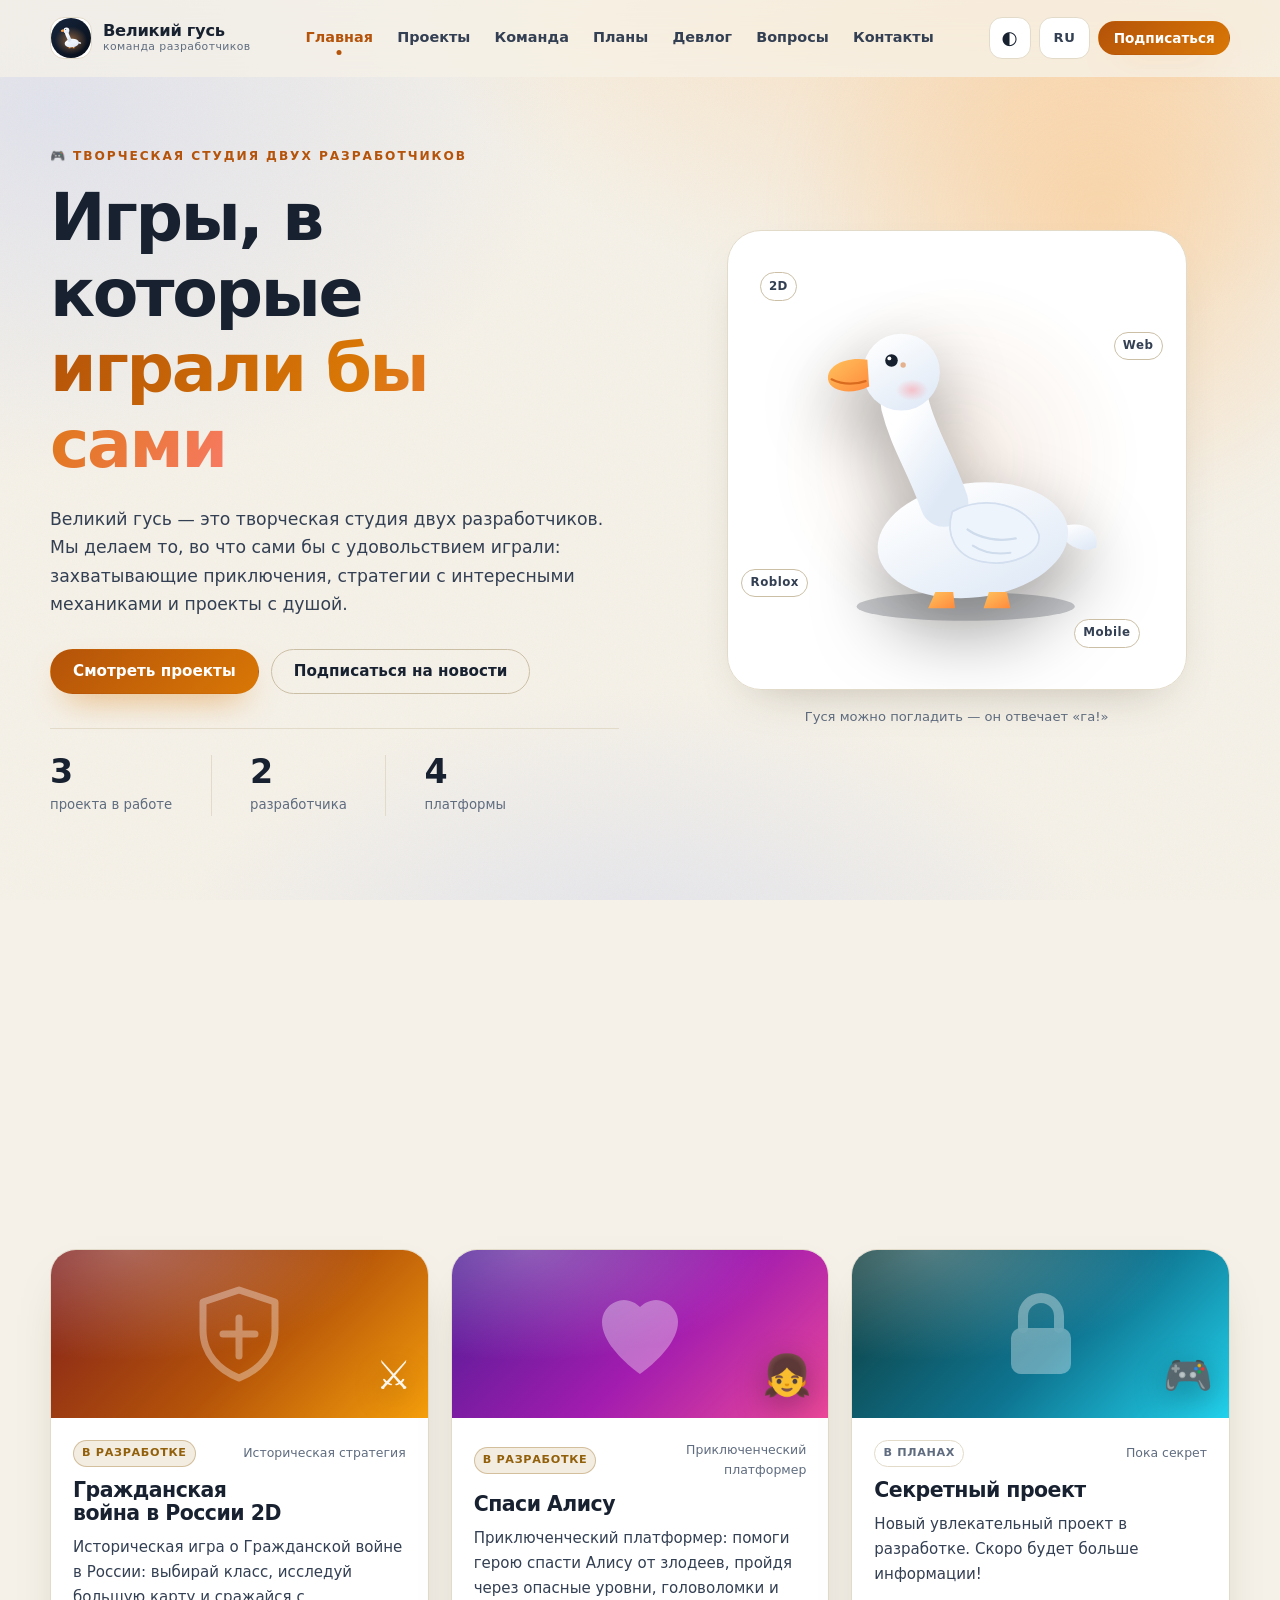
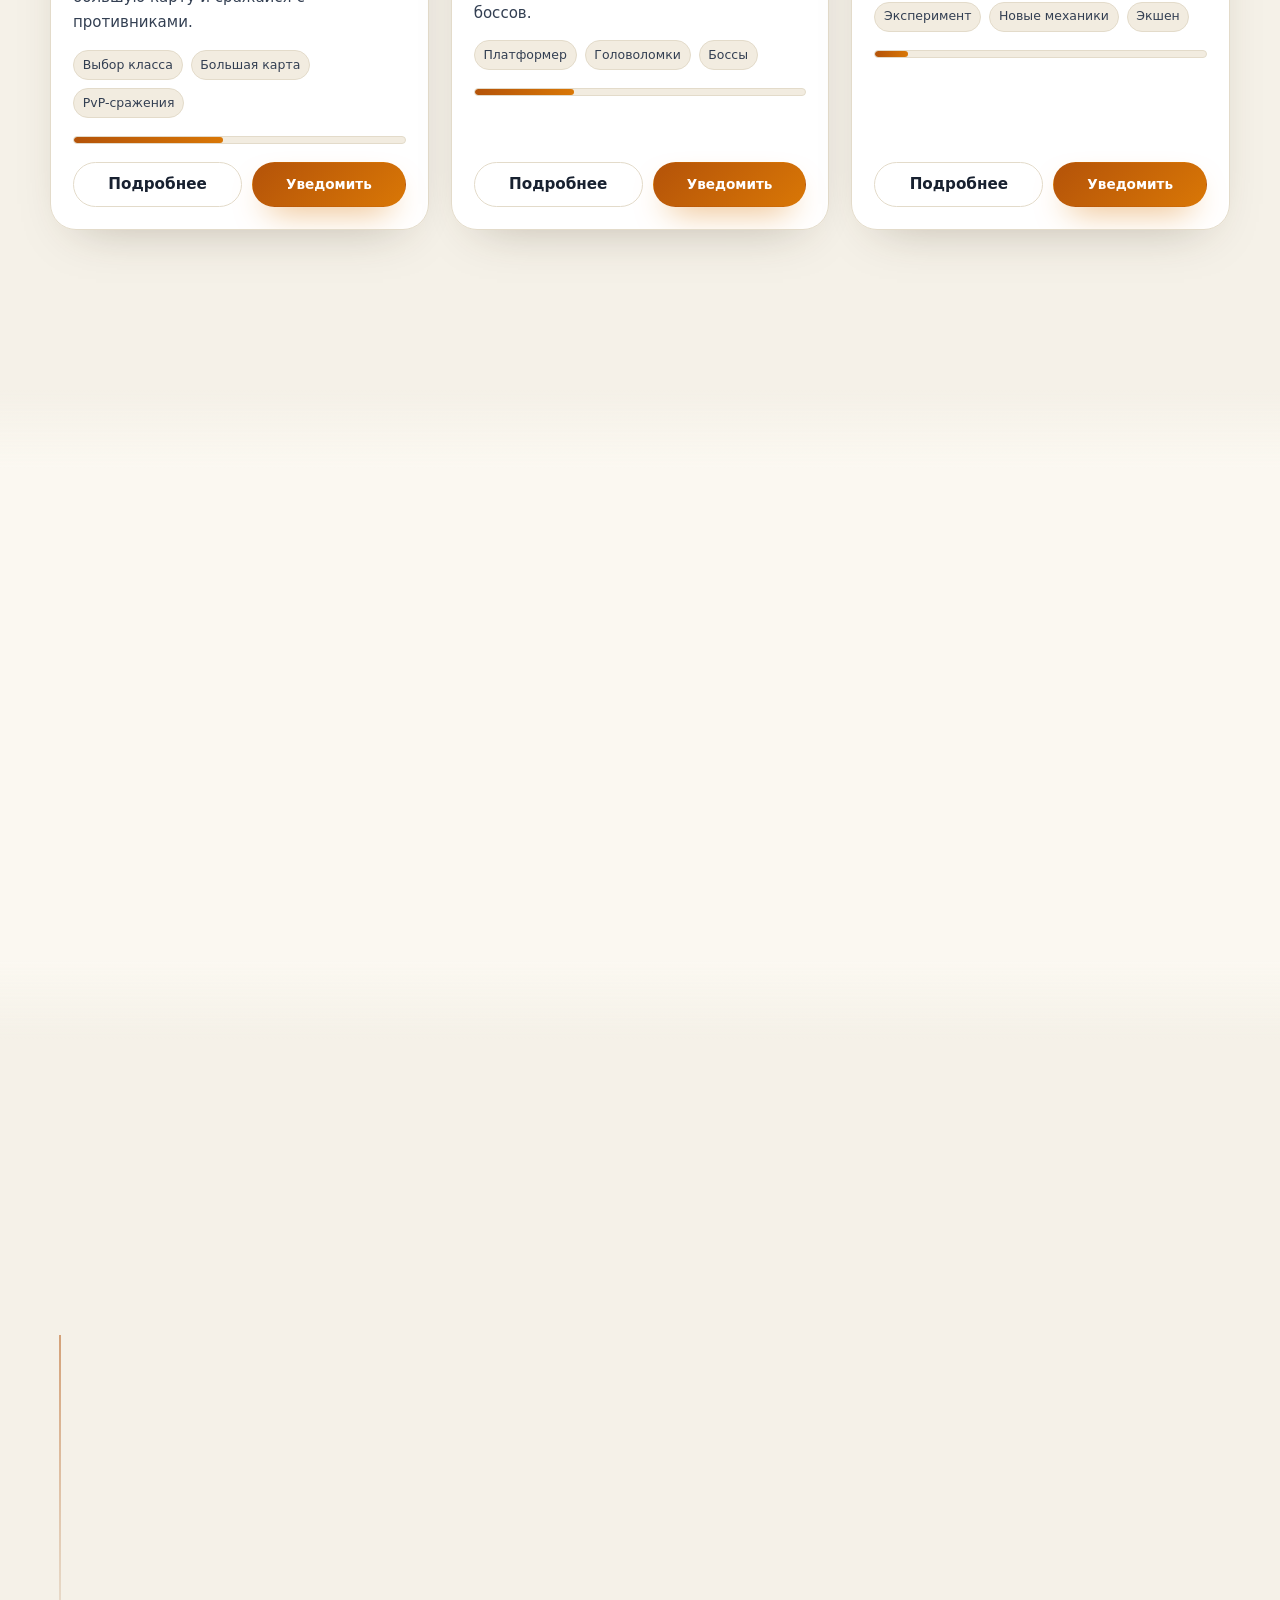
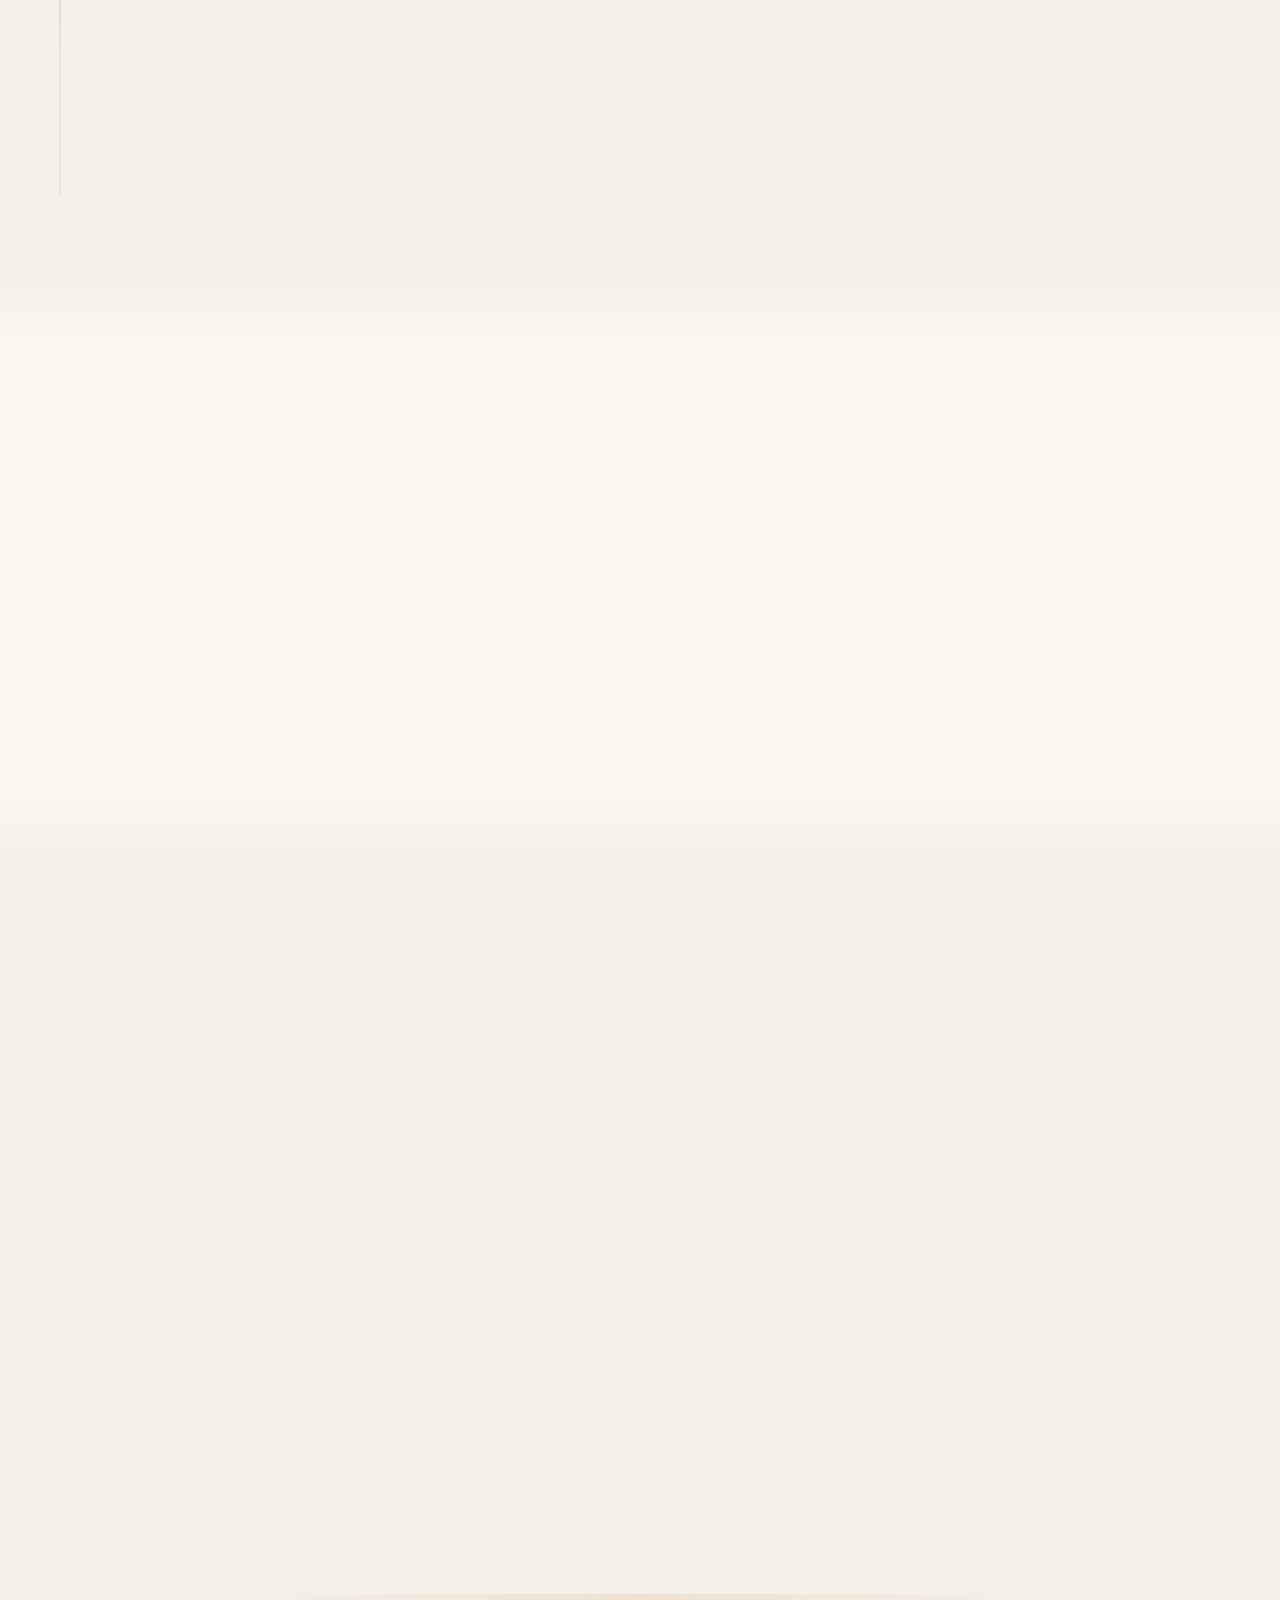
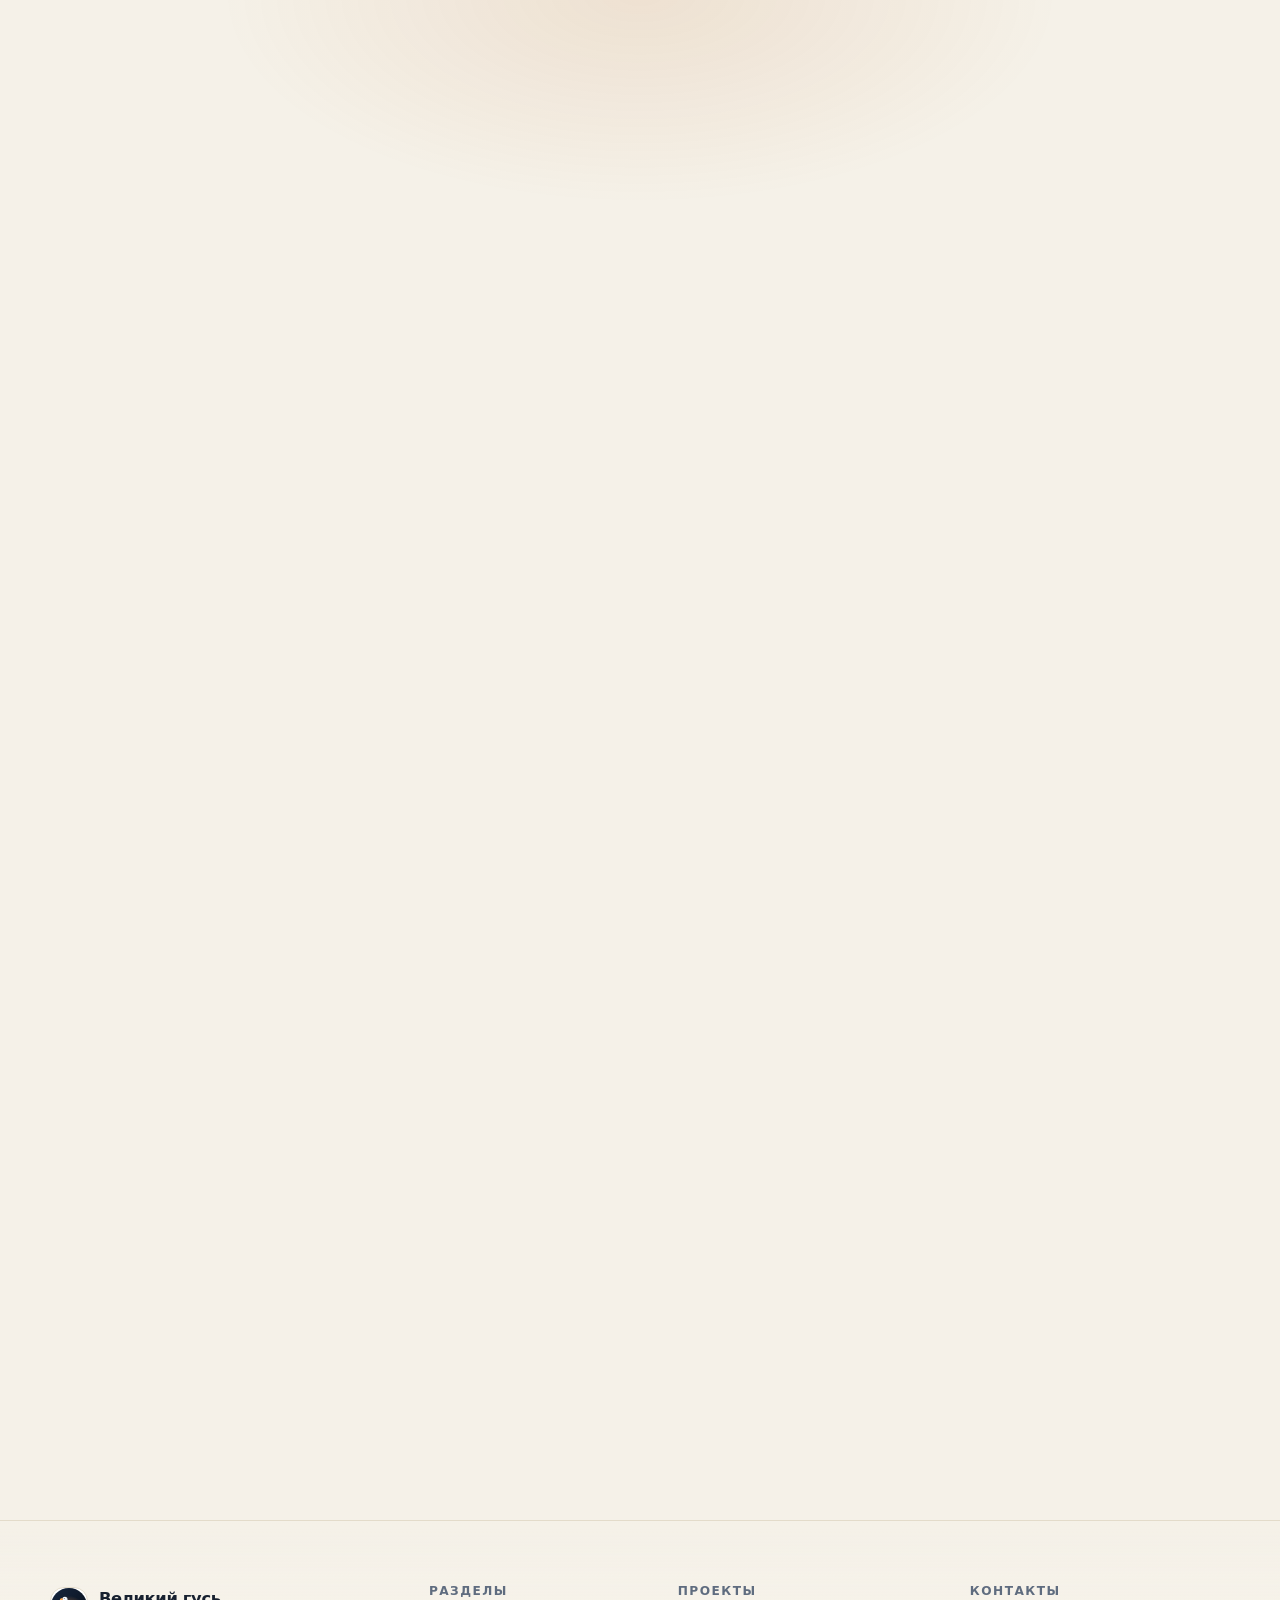
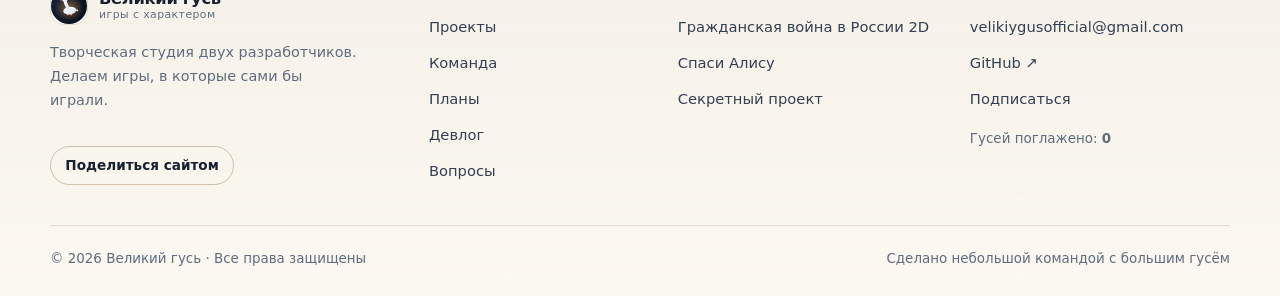
<file: index.html>
<!DOCTYPE html>
<html lang="ru" data-theme="auto">
<head>
    <meta charset="UTF-8">
    <meta name="viewport" content="width=device-width, initial-scale=1.0">

    <title>Великий гусь — команда разработчиков игр</title>
    <meta name="description" content="Великий гусь — творческая студия двух разработчиков. Делаем игры, в которые сами бы играли: исторические стратегии, приключенческие платформеры и эксперименты.">
    <meta name="author" content="VelikiyGus">
    <meta name="theme-color" content="#0b1220" media="(prefers-color-scheme: dark)">
    <meta name="theme-color" content="#f6f2e9" media="(prefers-color-scheme: light)">
    <meta name="color-scheme" content="dark light">

    <!-- Пока сайт не готов к индексации — уберите строку ниже, когда захотите попасть в поиск -->
    <meta name="robots" content="noindex, nofollow, noarchive, nosnippets">

    <!-- Open Graph / соцсети -->
    <meta property="og:type" content="website">
    <meta property="og:site_name" content="Великий гусь">
    <meta property="og:title" content="Великий гусь — команда разработчиков игр">
    <meta property="og:description" content="Творческая студия двух разработчиков: историческая стратегия, приключенческий платформер и секретный проект.">
    <meta property="og:image" content="assets/img/og-cover.png">
    <meta property="og:image:width" content="1200">
    <meta property="og:image:height" content="630">
    <meta property="og:locale" content="ru_RU">
    <meta property="og:locale:alternate" content="en_US">
    <meta name="twitter:card" content="summary_large_image">
    <meta name="twitter:title" content="Великий гусь — команда разработчиков игр">
    <meta name="twitter:description" content="Творческая студия двух разработчиков: историческая стратегия, приключенческий платформер и секретный проект.">
    <meta name="twitter:image" content="assets/img/og-cover.png">

    <!-- Иконки и манифест -->
    <link rel="icon" href="assets/img/favicon.svg" type="image/svg+xml">
    <link rel="apple-touch-icon" href="assets/img/apple-touch-icon.png">
    <link rel="manifest" href="manifest.webmanifest">

    <!-- Политика безопасности: только свои ресурсы, внешне — лишь отправка формы -->
    <meta http-equiv="Content-Security-Policy" content="default-src 'self'; script-src 'self'; style-src 'self'; img-src 'self' data:; font-src 'self'; connect-src 'self' https://formspree.io; form-action https://formspree.io; worker-src 'self'; manifest-src 'self'; base-uri 'none'; object-src 'none'">
    <meta http-equiv="X-Content-Type-Options" content="nosniff">
    <meta name="referrer" content="strict-origin-when-cross-origin">

    <link rel="stylesheet" href="assets/css/styles.css">
</head>
<body>
    <a class="skip-link" href="#main" data-i18n="skipLink">Перейти к содержимому</a>

    <div class="scroll-progress" aria-hidden="true"><span id="scroll-progress-bar"></span></div>

    <!-- ================= ШАПКА ================= -->
    <header class="site-header" id="site-header">
        <div class="container header__inner">
            <a class="brand" href="#home" aria-label="Великий гусь — на главную">
                <span class="brand__mark" aria-hidden="true">
                    <img src="assets/img/favicon.svg" alt="" width="40" height="40">
                </span>
                <span class="brand__text">
                    <strong data-i18n="brand.name">Великий гусь</strong>
                    <small data-i18n="brandTagline">команда разработчиков</small>
                </span>
            </a>

            <nav class="nav" id="primary-nav" aria-label="Основная навигация">
                <ul class="nav__list">
                    <li><a class="nav__link" href="#home" data-i18n="nav.home">Главная</a></li>
                    <li><a class="nav__link" href="#projects" data-i18n="nav.projects">Проекты</a></li>
                    <li><a class="nav__link" href="#team" data-i18n="nav.team">Команда</a></li>
                    <li><a class="nav__link" href="#roadmap" data-i18n="nav.roadmap">Планы</a></li>
                    <li><a class="nav__link" href="#devlog" data-i18n="nav.devlog">Девлог</a></li>
                    <li><a class="nav__link" href="#faq" data-i18n="nav.faq">Вопросы</a></li>
                    <li><a class="nav__link" href="#contact" data-i18n="nav.contact">Контакты</a></li>
                </ul>
            </nav>

            <div class="header__actions">
                <button class="icon-btn" id="theme-toggle" type="button" aria-label="Сменить тему" data-i18n-aria-label="theme.label" title="Тема: авто">
                    <span class="icon-btn__glyph" id="theme-glyph" aria-hidden="true">◐</span>
                </button>
                <button class="lang-switch" id="lang-toggle" type="button" aria-label="Switch to English" title="Switch to English">
                    <span class="lang-switch__current">RU</span>
                </button>
                <a class="btn btn--primary btn--sm header__cta" href="#subscribe" data-i18n="cta.subscribe">Подписаться</a>
                <button class="burger" id="burger" type="button" aria-expanded="false" aria-controls="primary-nav" aria-label="Открыть меню">
                    <span></span><span></span><span></span>
                </button>
            </div>
        </div>
    </header>

    <main id="main">
        <!-- ================= ГЛАВНЫЙ ЭКРАН ================= -->
        <section class="hero" id="home" aria-labelledby="hero-title">
            <div class="hero__glow" aria-hidden="true"></div>
            <div class="container hero__inner">
                <div class="hero__copy">
                    <p class="eyebrow reveal" data-i18n="hero.eyebrow">🎮 Творческая студия двух разработчиков</p>
                    <h1 class="hero__title reveal" id="hero-title">
                        <span data-i18n="hero.titleLead">Игры, в которые</span><br>
                        <span class="text-gradient" data-i18n="hero.titleAccent">играли бы сами</span>
                    </h1>
                    <p class="hero__lead reveal" data-i18n="hero.lead">
                        Великий гусь — это творческая студия двух разработчиков. Мы делаем то, во что сами бы
                        с удовольствием играли: захватывающие приключения, стратегии с интересными механиками
                        и проекты с душой.
                    </p>
                    <div class="hero__actions reveal">
                        <a class="btn btn--primary" href="#projects" data-i18n="hero.ctaProjects">Смотреть проекты</a>
                        <a class="btn btn--ghost" href="#subscribe" data-i18n="hero.ctaSubscribe">Подписаться на новости</a>
                    </div>

                    <dl class="stats reveal" aria-label="Коротко о команде">
                        <div class="stat">
                            <dt class="stat__value"><span class="counter" data-count="3">3</span></dt>
                            <dd class="stat__label" data-i18n="stats.projects">проекта в работе</dd>
                        </div>
                        <div class="stat">
                            <dt class="stat__value"><span class="counter" data-count="2">2</span></dt>
                            <dd class="stat__label" data-i18n="stats.developers">разработчика</dd>
                        </div>
                        <div class="stat">
                            <dt class="stat__value"><span class="counter" data-count="4">4</span></dt>
                            <dd class="stat__label" data-i18n="stats.platforms">платформы</dd>
                        </div>
                    </dl>
                </div>

                <div class="hero__art reveal">
                    <div class="goose-card" id="goose-card" role="button" tabindex="0"
                         aria-label="Погладить гуся" title="Погладить гуся">
                        <div class="goose-card__halo" aria-hidden="true"></div>
                        <svg class="goose" viewBox="0 0 420 420" role="img" aria-labelledby="goose-title" focusable="false">
                            <title id="goose-title">Маскот команды — важный гусь</title>
                            <defs>
                                <linearGradient id="gooseBody" x1="0.2" y1="0" x2="0.8" y2="1">
                                    <stop offset="0" stop-color="#ffffff"/>
                                    <stop offset="1" stop-color="#dfe9f6"/>
                                </linearGradient>
                                <linearGradient id="gooseBeak" x1="0" y1="0" x2="1" y2="1">
                                    <stop offset="0" stop-color="#ffc25c"/>
                                    <stop offset="1" stop-color="#ff8a3d"/>
                                </linearGradient>
                                <radialGradient id="gooseCheek" cx="0.5" cy="0.5" r="0.5">
                                    <stop offset="0" stop-color="#ff9aa2" stop-opacity="0.55"/>
                                    <stop offset="1" stop-color="#ff9aa2" stop-opacity="0"/>
                                </radialGradient>
                            </defs>

                            <ellipse cx="220" cy="374" rx="122" ry="16" fill="#0b1220" opacity="0.22"/>
                            <path d="M322 286c30-10 48 2 44 22-16 8-36-2-44-22z" fill="url(#gooseBody)"/>
                            <ellipse cx="228" cy="300" rx="107" ry="64" transform="rotate(-7 228 300)" fill="url(#gooseBody)"/>
                            <path d="M196 258c-16-46-34-70-44-110" stroke="url(#gooseBody)" stroke-width="54" stroke-linecap="round" fill="none"/>
                            <circle cx="148" cy="112" r="43" fill="url(#gooseBody)"/>
                            <path d="M110 98c-26-4-46 8-44 22 2 14 26 18 46 8z" fill="url(#gooseBeak)"/>
                            <path d="M70 120c12 6 26 6 38 2" stroke="#d96b1f" stroke-width="2.5" fill="none" stroke-linecap="round"/>
                            <circle cx="150" cy="104" r="3" fill="#d96b1f" opacity="0.5"/>
                            <ellipse cx="160" cy="132" rx="18" ry="12" fill="url(#gooseCheek)"/>
                            <circle cx="137" cy="99" r="7" fill="#16202e"/>
                            <circle cx="134.6" cy="96.6" r="2.2" fill="#ffffff"/>
                            <path d="M205 268c36-20 86-8 97 26 2 22-32 36-64 30-30-6-41-30-33-56z" fill="#eef4fc" stroke="#d3dfef" stroke-width="2"/>
                            <path d="M222 288c14 10 34 14 54 10M228 306c12 8 28 10 42 8" stroke="#cfdcec" stroke-width="2.5" fill="none" stroke-linecap="round"/>
                            <path d="M186 358l-8 18h30l-2-18z" fill="url(#gooseBeak)"/>
                            <path d="M246 358l-6 18h30l-4-18z" fill="url(#gooseBeak)"/>
                        </svg>

                        <div class="goose-card__bubble" id="goose-bubble" aria-live="polite"></div>
                        <span class="chip chip--float chip--1">2D</span>
                        <span class="chip chip--float chip--2">Web</span>
                        <span class="chip chip--float chip--3">Roblox</span>
                        <span class="chip chip--float chip--4">Mobile</span>
                    </div>
                    <p class="hero__hint" data-i18n="hero.hint">Гуся можно погладить — он отвечает «га!»</p>
                </div>
            </div>
        </section>

        <!-- ================= ПРОЕКТЫ ================= -->
        <section class="section" id="projects" aria-labelledby="projects-title">
            <div class="container">
                <header class="section__head reveal">
                    <p class="eyebrow" data-i18n="projects.eyebrow">🚀 Портфолио</p>
                    <h2 class="section__title" id="projects-title" data-i18n="projects.title">Наши проекты</h2>
                    <p class="section__lead" data-i18n="projects.lead">
                        Три проекта в работе: историческая стратегия, приключенческий платформер и секретная новинка.
                        Скачивание откроется сразу после релиза.
                    </p>
                </header>

                <div class="toolbar reveal">
                    <div class="filters" role="group" aria-label="Фильтр проектов">
                        <button class="filter is-active" type="button" data-filter="all" data-i18n="projects.filterAll">Все</button>
                        <button class="filter" type="button" data-filter="dev" data-i18n="projects.filterDev">В разработке</button>
                        <button class="filter" type="button" data-filter="planned" data-i18n="projects.filterPlanned">В планах</button>
                    </div>
                    <div class="search">
                        <svg viewBox="0 0 24 24" width="18" height="18" aria-hidden="true" focusable="false">
                            <circle cx="11" cy="11" r="7" fill="none" stroke="currentColor" stroke-width="2"/>
                            <path d="M16.5 16.5 21 21" stroke="currentColor" stroke-width="2" stroke-linecap="round"/>
                        </svg>
                        <label class="visually-hidden" for="project-search" data-i18n="projects.searchLabel">Поиск по проектам</label>
                        <input id="project-search" type="search" placeholder="Поиск по проектам…" data-i18n-placeholder="projects.searchPlaceholder" autocomplete="off">
                    </div>
                </div>

                <div class="projects-grid" id="projects-grid">
                    <!-- Проект 1 -->
                    <article class="card project" data-project="civil-war" data-status="dev" data-search="гражданская война civil war стратегия strategy история">
                        <div class="project__cover cover--civil" aria-hidden="true">
                            <svg viewBox="0 0 120 120" focusable="false"><path d="M60 16l36 12v28c0 24-16 40-36 48-20-8-36-24-36-48V28z" fill="none" stroke="currentColor" stroke-width="7" stroke-linejoin="round"/><path d="M60 44v38M44 60h32" stroke="currentColor" stroke-width="7" stroke-linecap="round"/></svg>
                            <span class="project__emoji">⚔️</span>
                        </div>
                        <div class="project__body">
                            <div class="project__meta">
                                <span class="pill pill--dev" data-i18n="projects.statusDev">В разработке</span>
                                <span class="project__genre" data-i18n="projects.p1genre">Историческая стратегия</span>
                            </div>
                            <h3 class="project__title" data-i18n="projects.p1title">Гражданская война в России 2D</h3>
                            <p class="project__desc" data-i18n="projects.p1desc">
                                Историческая игра о Гражданской войне в России: выбирай класс, исследуй большую карту
                                и сражайся с противниками.
                            </p>
                            <ul class="tags" aria-label="Особенности">
                                <li data-i18n="projects.p1f1">Выбор класса</li>
                                <li data-i18n="projects.p1f2">Большая карта</li>
                                <li data-i18n="projects.p1f3">PvP-сражения</li>
                            </ul>
                            <div class="progress" role="progressbar" aria-valuemin="0" aria-valuemax="100" aria-valuenow="45" aria-label="Готовность">
                                <span class="progress__fill p45"></span>
                            </div>
                            <div class="project__foot">
                                <button class="btn btn--soft" type="button" data-open-project="civil-war" data-i18n="projects.details">Подробнее</button>
                                <button class="btn btn--primary btn--sm" type="button" data-notify="civil-war" data-i18n="projects.notify">Уведомить</button>
                            </div>
                        </div>
                    </article>

                    <!-- Проект 2 -->
                    <article class="card project" data-project="save-alice" data-status="dev" data-search="спаси алису save alice платформер platformer приключение">
                        <div class="project__cover cover--alice" aria-hidden="true">
                            <svg viewBox="0 0 120 120" focusable="false"><path d="M60 100S22 74 22 48a22 22 0 0 1 38-15 22 22 0 0 1 38 15c0 26-38 52-38 52z" fill="currentColor"/></svg>
                            <span class="project__emoji">👧</span>
                        </div>
                        <div class="project__body">
                            <div class="project__meta">
                                <span class="pill pill--dev" data-i18n="projects.statusDev">В разработке</span>
                                <span class="project__genre" data-i18n="projects.p2genre">Приключенческий платформер</span>
                            </div>
                            <h3 class="project__title" data-i18n="projects.p2title">Спаси Алису</h3>
                            <p class="project__desc" data-i18n="projects.p2desc">
                                Приключенческий платформер: помоги герою спасти Алису от злодеев, пройдя через
                                опасные уровни, головоломки и боссов.
                            </p>
                            <ul class="tags" aria-label="Особенности">
                                <li data-i18n="projects.p2f1">Платформер</li>
                                <li data-i18n="projects.p2f2">Головоломки</li>
                                <li data-i18n="projects.p2f3">Боссы</li>
                            </ul>
                            <div class="progress" role="progressbar" aria-valuemin="0" aria-valuemax="100" aria-valuenow="30" aria-label="Готовность">
                                <span class="progress__fill p30"></span>
                            </div>
                            <div class="project__foot">
                                <button class="btn btn--soft" type="button" data-open-project="save-alice" data-i18n="projects.details">Подробнее</button>
                                <button class="btn btn--primary btn--sm" type="button" data-notify="save-alice" data-i18n="projects.notify">Уведомить</button>
                            </div>
                        </div>
                    </article>

                    <!-- Проект 3 -->
                    <article class="card project" data-project="secret" data-status="planned" data-search="секретный проект secret project эксперимент">
                        <div class="project__cover cover--secret" aria-hidden="true">
                            <svg viewBox="0 0 120 120" focusable="false"><rect x="30" y="54" width="60" height="46" rx="10" fill="currentColor"/><path d="M42 54V42a18 18 0 0 1 36 0v12" fill="none" stroke="currentColor" stroke-width="10" stroke-linecap="round"/></svg>
                            <span class="project__emoji">🎮</span>
                        </div>
                        <div class="project__body">
                            <div class="project__meta">
                                <span class="pill pill--planned" data-i18n="projects.statusPlanned">В планах</span>
                                <span class="project__genre" data-i18n="projects.p3genre">Пока секрет</span>
                            </div>
                            <h3 class="project__title" data-i18n="projects.p3title">Секретный проект</h3>
                            <p class="project__desc" data-i18n="projects.p3desc">
                                Новый увлекательный проект в разработке. Скоро будет больше информации!
                            </p>
                            <ul class="tags" aria-label="Особенности">
                                <li data-i18n="projects.p3f1">Эксперимент</li>
                                <li data-i18n="projects.p3f2">Новые механики</li>
                                <li data-i18n="projects.p3f3">Экшен</li>
                            </ul>
                            <div class="progress" role="progressbar" aria-valuemin="0" aria-valuemax="100" aria-valuenow="10" aria-label="Готовность">
                                <span class="progress__fill p10"></span>
                            </div>
                            <div class="project__foot">
                                <button class="btn btn--soft" type="button" data-open-project="secret" data-i18n="projects.details">Подробнее</button>
                                <button class="btn btn--primary btn--sm" type="button" data-notify="secret" data-i18n="projects.notify">Уведомить</button>
                            </div>
                        </div>
                    </article>
                </div>

                <p class="empty-state" id="projects-empty" hidden data-i18n="projects.empty">Ничего не нашлось. Попробуйте другой запрос.</p>

                <p class="section__note reveal" data-i18n="projects.note">
                    ⏳ Игры пока недоступны для скачивания — мы сообщим, как только появится первая сборка.
                </p>
            </div>
        </section>

        <!-- ================= КОМАНДА ================= -->
        <section class="section section--alt" id="team" aria-labelledby="team-title">
            <div class="container">
                <div class="team__grid">
                    <div class="team__intro reveal">
                        <p class="eyebrow" data-i18n="team.eyebrow">👨‍💻 О нас</p>
                        <h2 class="section__title" id="team-title" data-i18n="team.title">Команда</h2>
                        <p class="section__lead" data-i18n="team.lead">
                            VelikiyGus — творческая студия двух разработчиков. Мы делаем то, во что сами бы
                            с удовольствием играли: захватывающие приключения, стратегии с интересными механиками
                            и проекты с душой.
                        </p>
                        <blockquote class="quote" data-i18n="team.quote">
                            «VelikiyGus» — разработчик игр и веб-приложений. Создаю увлекательные игры
                            и интересные проекты.
                        </blockquote>
                        <h3 class="h3" data-i18n="team.skillsTitle">🛠️ Технические навыки</h3>
                        <ul class="skills" aria-label="Технические навыки">
                            <li>HTML5 / CSS3</li>
                            <li>JavaScript</li>
                            <li>Python</li>
                            <li data-i18n="team.skillGameDev">Разработка игр</li>
                            <li data-i18n="team.skill2d">2D-графика</li>
                            <li>Git &amp; GitHub</li>
                            <li>Roblox Studio</li>
                            <li data-i18n="team.skillWeb">Веб-разработка</li>
                        </ul>
                    </div>

                    <div class="team__cards">
                        <article class="card fact reveal">
                            <span class="fact__icon" aria-hidden="true">🎮</span>
                            <h3 data-i18n="team.specTitle">Специализация</h3>
                            <p data-i18n="team.specText">Разработка 2D-игр, веб-приложений и игровых механик.</p>
                        </article>
                        <article class="card fact reveal">
                            <span class="fact__icon" aria-hidden="true">🎯</span>
                            <h3 data-i18n="team.goalsTitle">Цели</h3>
                            <p data-i18n="team.goalsText">Создавать качественные игры, которые будут нравиться игрокам.</p>
                        </article>
                        <article class="card fact reveal">
                            <span class="fact__icon" aria-hidden="true">📍</span>
                            <h3 data-i18n="team.platformsTitle">Платформы</h3>
                            <p data-i18n="team.platformsText">Windows, Web, Roblox, мобильные устройства.</p>
                        </article>
                        <article class="card fact reveal">
                            <span class="fact__icon" aria-hidden="true">📧</span>
                            <h3 data-i18n="team.contactsTitle">Контакты</h3>
                            <p data-i18n="team.contactsText">Напишите нам на почту или подпишитесь на новости.</p>
                        </article>
                    </div>
                </div>
            </div>
        </section>

        <!-- ================= ДОРОЖНАЯ КАРТА ================= -->
        <section class="section" id="roadmap" aria-labelledby="roadmap-title">
            <div class="container">
                <header class="section__head reveal">
                    <p class="eyebrow" data-i18n="roadmap.eyebrow">🧭 Куда движемся</p>
                    <h2 class="section__title" id="roadmap-title" data-i18n="roadmap.title">Дорожная карта</h2>
                    <p class="section__lead" data-i18n="roadmap.lead">
                        Порядок этапов и сроки могут меняться — все новости публикуем в девлоге.
                    </p>
                </header>

                <ol class="timeline">
                    <li class="timeline__item is-done reveal">
                        <span class="timeline__dot" aria-hidden="true"></span>
                        <div class="card timeline__card">
                            <div class="timeline__top">
                                <span class="pill pill--done" data-i18n="roadmap.stateDone">Готово</span>
                                <h3 data-i18n="roadmap.r1title">Сайт команды</h3>
                            </div>
                            <p data-i18n="roadmap.r1text">Новая версия сайта: дизайн, разделы о команде и проектах, тёмная тема и английская версия.</p>
                        </div>
                    </li>
                    <li class="timeline__item is-active reveal">
                        <span class="timeline__dot" aria-hidden="true"></span>
                        <div class="card timeline__card">
                            <div class="timeline__top">
                                <span class="pill pill--dev" data-i18n="roadmap.stateActive">В работе</span>
                                <h3 data-i18n="roadmap.r2title">Гражданская война в России 2D</h3>
                            </div>
                            <p data-i18n="roadmap.r2text">Классы, большая карта и PvP-сражения. Дальше — баланс и первый публичный тест.</p>
                        </div>
                    </li>
                    <li class="timeline__item is-active reveal">
                        <span class="timeline__dot" aria-hidden="true"></span>
                        <div class="card timeline__card">
                            <div class="timeline__top">
                                <span class="pill pill--dev" data-i18n="roadmap.stateActive">В работе</span>
                                <h3 data-i18n="roadmap.r3title">Спаси Алису</h3>
                            </div>
                            <p data-i18n="roadmap.r3text">Уровни, головоломки и боссы. Собираем прототип первого мира.</p>
                        </div>
                    </li>
                    <li class="timeline__item reveal">
                        <span class="timeline__dot" aria-hidden="true"></span>
                        <div class="card timeline__card">
                            <div class="timeline__top">
                                <span class="pill pill--planned" data-i18n="roadmap.statePlanned">В планах</span>
                                <h3 data-i18n="roadmap.r4title">Секретный проект</h3>
                            </div>
                            <p data-i18n="roadmap.r4text">Экспериментируем с механиками. Расскажем, когда будет что показать.</p>
                        </div>
                    </li>
                </ol>
            </div>
        </section>

        <!-- ================= ДЕВЛОГ ================= -->
        <section class="section section--alt" id="devlog" aria-labelledby="devlog-title">
            <div class="container">
                <header class="section__head reveal">
                    <p class="eyebrow" data-i18n="devlog.eyebrow">📝 Дневник разработки</p>
                    <h2 class="section__title" id="devlog-title" data-i18n="devlog.title">Девлог</h2>
                    <p class="section__lead" data-i18n="devlog.lead">Что нового у команды — коротко и по делу.</p>
                </header>

                <div class="devlog">
                    <article class="card post reveal">
                        <div class="post__meta">
                            <time datetime="2026-11-25" data-i18n="devlog.d1date">25 ноября 2026</time>
                            <span class="pill pill--soft" data-i18n="devlog.d1tag">Сайт</span>
                        </div>
                        <h3 data-i18n="devlog.d1title">Версия 2.0: новый сайт</h3>
                        <p data-i18n="devlog.d1text">
                            Полностью переделали сайт: тёмная и светлая темы, английская версия, проекты с фильтрами,
                            дорожная карта, девлог и FAQ. Добавили офлайн-режим и установку как приложение.
                        </p>
                    </article>

                    <article class="card post reveal">
                        <div class="post__meta">
                            <time datetime="2026-01-04" data-i18n="devlog.d2date">4 января 2026</time>
                            <span class="pill pill--soft" data-i18n="devlog.d2tag">Сайт</span>
                        </div>
                        <h3 data-i18n="devlog.d2title">Тёмная тема и английский язык</h3>
                        <p data-i18n="devlog.d2text">
                            На сайте появились переключатель темы и перевод на английский, а структура страницы
                            стала заметно аккуратнее.
                        </p>
                    </article>

                    <article class="card post reveal">
                        <div class="post__meta">
                            <time datetime="2025-09-01" data-i18n="devlog.d3date">Сентябрь 2025</time>
                            <span class="pill pill--soft" data-i18n="devlog.d3tag">Запуск</span>
                        </div>
                        <h3 data-i18n="devlog.d3title">Запуск сайта</h3>
                        <p data-i18n="devlog.d3text">
                            Собрали первую версию сайта команды: рассказ о нас, список проектов и форма подписки
                            на новости.
                        </p>
                    </article>
                </div>
            </div>
        </section>

        <!-- ================= FAQ ================= -->
        <section class="section" id="faq" aria-labelledby="faq-title">
            <div class="container container--narrow">
                <header class="section__head reveal">
                    <p class="eyebrow" data-i18n="faq.eyebrow">💬 Вопросы</p>
                    <h2 class="section__title" id="faq-title" data-i18n="faq.title">Частые вопросы</h2>
                </header>

                <div class="faq reveal">
                    <details name="faq">
                        <summary data-i18n="faq.q1">Когда выйдут игры?</summary>
                        <p data-i18n="faq.a1">Точных дат пока нет: мы не хотим обещать раньше времени. Все вехи и первые сборки появятся в девлоге, а подписчикам придёт письмо.</p>
                    </details>
                    <details name="faq">
                        <summary data-i18n="faq.q2">Где скачать игры?</summary>
                        <p data-i18n="faq.a2">Игры ещё не вышли — кнопки скачивания появятся на карточках проектов. Подпишитесь на новости, чтобы не пропустить релиз.</p>
                    </details>
                    <details name="faq">
                        <summary data-i18n="faq.q3">На каких платформах будут игры?</summary>
                        <p data-i18n="faq.a3">Ориентируемся на Windows и Web, часть проектов планируется для Roblox и мобильных устройств.</p>
                    </details>
                    <details name="faq">
                        <summary data-i18n="faq.q4">Можно ли помочь или предложить идею?</summary>
                        <p data-i18n="faq.a4">Конечно! Напишите на почту: мы читаем всё и отвечаем в течение 1–2 рабочих дней.</p>
                    </details>
                    <details name="faq">
                        <summary data-i18n="faq.q5">Что будет с моим email после подписки?</summary>
                        <p data-i18n="faq.a5">Мы используем его только для новостей о проектах. Рассылка идёт через Formspree, отписаться можно в один клик в любом письме.</p>
                    </details>
                    <details name="faq">
                        <summary data-i18n="faq.q6">Почему «Великий гусь»?</summary>
                        <p data-i18n="faq.a6">Потому что гусь — птица серьёзная, упорная и с характером. Как наши игры. Га!</p>
                    </details>
                </div>
            </div>
        </section>

        <!-- ================= ПОДПИСКА ================= -->
        <section class="section section--accent" id="subscribe" aria-labelledby="subscribe-title">
            <div class="container container--narrow">
                <header class="section__head reveal">
                    <p class="eyebrow" data-i18n="subscribe.eyebrow">🔔 Новости</p>
                    <h2 class="section__title" id="subscribe-title" data-i18n="subscribe.title">Подписаться на новости</h2>
                    <p class="section__lead" data-i18n="subscribe.lead">
                        Напишем, когда появится первая сборка, и расскажем о важных обновлениях. Без спама.
                    </p>
                </header>

                <div class="card subscribe reveal">
                    <ul class="perks">
                        <li data-i18n="subscribe.perk1">Уведомим о выходе новых игр</li>
                        <li data-i18n="subscribe.perk2">Пришлём анонсы обновлений</li>
                        <li data-i18n="subscribe.perk3">Иногда — эксклюзивные новости команды</li>
                    </ul>

                    <form class="form" id="subscribe-form" action="https://formspree.io/f/mqavwwbz" method="POST" novalidate>
                        <div class="form__row">
                            <div class="field">
                                <label for="subscribe-email" data-i18n="subscribe.emailLabel">📧 Ваш email</label>
                                <input id="subscribe-email" name="email" type="email" required autocomplete="email"
                                       placeholder="you@example.com" data-i18n-placeholder="subscribe.emailPlaceholder"
                                       aria-describedby="email-error">
                                <p class="field__error" id="email-error" role="alert"></p>
                            </div>
                            <div class="field">
                                <label for="subscribe-name" data-i18n="subscribe.nameLabel">👤 Имя (необязательно)</label>
                                <input id="subscribe-name" name="name" type="text" autocomplete="name"
                                       placeholder="Как к вам обращаться?" data-i18n-placeholder="subscribe.namePlaceholder">
                            </div>
                        </div>

                        <fieldset class="field">
                            <legend data-i18n="subscribe.gamesLabel">🎮 О каких играх писать?</legend>
                            <div class="checks">
                                <label class="check">
                                    <input type="checkbox" name="games" value="civil-war" checked>
                                    <span data-i18n="projects.p1title">Гражданская война в России 2D</span>
                                </label>
                                <label class="check">
                                    <input type="checkbox" name="games" value="save-alice" checked>
                                    <span data-i18n="projects.p2title">Спаси Алису</span>
                                </label>
                                <label class="check">
                                    <input type="checkbox" name="games" value="secret" checked>
                                    <span data-i18n="projects.p3title">Секретный проект</span>
                                </label>
                                <label class="check">
                                    <input type="checkbox" name="games" value="all-future">
                                    <span data-i18n="subscribe.allFuture">Все будущие игры</span>
                                </label>
                            </div>
                        </fieldset>

                        <input type="hidden" name="_subject" value="Новая подписка с сайта «Великий гусь»">
                        <input type="hidden" name="_language" value="ru">

                        <div class="check check--consent">
                            <input id="consent" type="checkbox" name="privacy" required>
                            <label for="consent" data-i18n="subscribe.consent">Я согласен получать письма о проектах и на обработку персональных данных</label>
                        </div>

                        <div class="form__actions">
                            <button class="btn btn--primary" type="submit" data-i18n="subscribe.button">Подписаться</button>
                            <p class="form__note" data-i18n="subscribe.note">Отписаться можно в один клик. Почту не передаём третьим лицам.</p>
                        </div>
                        <p class="form__status" id="form-status" role="status" aria-live="polite"></p>
                    </form>
                </div>
            </div>
        </section>

        <!-- ================= КОНТАКТЫ ================= -->
        <section class="section" id="contact" aria-labelledby="contact-title">
            <div class="container">
                <header class="section__head reveal">
                    <p class="eyebrow" data-i18n="contact.eyebrow">📧 На связи</p>
                    <h2 class="section__title" id="contact-title" data-i18n="contact.title">Напишите нам</h2>
                    <p class="section__lead" data-i18n="contact.lead">Есть вопросы, идеи или предложение о сотрудничестве? Будем рады письму.</p>
                </header>

                <div class="contact-grid">
                    <div class="card contact-card reveal">
                        <span class="contact-card__icon" aria-hidden="true">
                        <svg viewBox="0 0 24 24" width="26" height="26" fill="none" stroke="currentColor" stroke-width="1.8" stroke-linecap="round" stroke-linejoin="round">
                            <rect x="2.5" y="5" width="19" height="14" rx="3"/>
                            <path d="m3.5 6.5 8.5 6 8.5-6"/>
                        </svg>
                    </span>
                        <h3 data-i18n="contact.emailLabel">Почта команды</h3>
                        <a class="email-link" id="email-address" href="mailto:velikiygusofficial@gmail.com">velikiygusofficial@gmail.com</a>
                        <div class="contact-card__actions">
                            <button class="btn btn--soft btn--sm" type="button" id="copy-email" data-i18n="contact.copy">Скопировать</button>
                            <a class="btn btn--primary btn--sm" href="mailto:velikiygusofficial@gmail.com" data-i18n="contact.write">Написать</a>
                        </div>
                    </div>

                    <div class="card contact-card reveal">
                        <span class="contact-card__icon" aria-hidden="true">
                        <svg viewBox="0 0 24 24" width="26" height="26" fill="none" stroke="currentColor" stroke-width="1.8" stroke-linecap="round" stroke-linejoin="round">
                            <circle cx="12" cy="12" r="9"/>
                            <path d="M12 7v5l3.5 2"/>
                        </svg>
                    </span>
                        <h3 data-i18n="contact.responseTitle">Скорость ответа</h3>
                        <p data-i18n="contact.responseText">Обычно отвечаем в течение 1–2 рабочих дней.</p>
                        <p class="muted" data-i18n="contact.responseNote">Если письмо не дошло — попробуйте форму подписки или напишите повторно.</p>
                    </div>

                    <div class="card contact-card reveal">
                        <span class="contact-card__icon" aria-hidden="true">
                        <svg viewBox="0 0 24 24" width="26" height="26" fill="none" stroke="currentColor" stroke-width="1.8" stroke-linecap="round" stroke-linejoin="round">
                            <path d="m8 6-5 6 5 6M16 6l5 6-5 6"/>
                        </svg>
                    </span>
                        <h3 data-i18n="contact.codeTitle">Код и история</h3>
                        <p data-i18n="contact.codeText">Сайт открыт: смотрите исходники и историю изменений в репозитории.</p>
                        <a class="btn btn--soft btn--sm" href="https://github.com/SkarbovOleg/-" target="_blank" rel="noopener noreferrer">GitHub ↗</a>
                    </div>
                </div>
            </div>
        </section>
    </main>

    <!-- ================= ПОДВАЛ ================= -->
    <footer class="site-footer">
        <div class="container footer__grid">
            <div class="footer__brand">
                <a class="brand" href="#home">
                    <span class="brand__mark brand__mark--sm" aria-hidden="true">
                        <img src="assets/img/favicon.svg" alt="" width="36" height="36">
                    </span>
                    <span class="brand__text"><strong data-i18n="brand.name">Великий гусь</strong><small data-i18n="footer.tagline">игры с характером</small></span>
                </a>
                <p class="muted" data-i18n="footer.about">Творческая студия двух разработчиков. Делаем игры, в которые сами бы играли.</p>
                <button class="btn btn--ghost btn--sm" type="button" id="share-btn" data-i18n="footer.share">Поделиться сайтом</button>
            </div>

            <nav class="footer__col" aria-label="Разделы сайта">
                <h4 data-i18n="footer.sections">Разделы</h4>
                <ul>
                    <li><a href="#projects" data-i18n="nav.projects">Проекты</a></li>
                    <li><a href="#team" data-i18n="nav.team">Команда</a></li>
                    <li><a href="#roadmap" data-i18n="nav.roadmap">Планы</a></li>
                    <li><a href="#devlog" data-i18n="nav.devlog">Девлог</a></li>
                    <li><a href="#faq" data-i18n="nav.faq">Вопросы</a></li>
                </ul>
            </nav>

            <div class="footer__col">
                <h4 data-i18n="footer.projects">Проекты</h4>
                <ul>
                    <li><a href="#projects" data-i18n="projects.p1title">Гражданская война в России 2D</a></li>
                    <li><a href="#projects" data-i18n="projects.p2title">Спаси Алису</a></li>
                    <li><a href="#projects" data-i18n="projects.p3title">Секретный проект</a></li>
                </ul>
            </div>

            <div class="footer__col">
                <h4 data-i18n="footer.contacts">Контакты</h4>
                <ul>
                    <li><a href="mailto:velikiygusofficial@gmail.com">velikiygusofficial@gmail.com</a></li>
                    <li><a href="https://github.com/SkarbovOleg/-" target="_blank" rel="noopener noreferrer">GitHub ↗</a></li>
                    <li><a href="#subscribe" data-i18n="cta.subscribe">Подписаться</a></li>
                </ul>
                <p class="muted footer__quacks"><span data-i18n="footer.quacks">Гусей поглажено:</span> <strong id="quack-count">0</strong></p>
            </div>
        </div>

        <div class="container footer__bottom">
            <p>© <span id="year">2026</span> Великий гусь · <span data-i18n="footer.rights">Все права защищены</span></p>
            <p class="muted" data-i18n="footer.made">Сделано небольшой командой с большим гусём</p>
        </div>
    </footer>

    <button class="to-top" id="to-top" type="button" aria-label="Наверх" title="Наверх">↑</button>

    <!-- ================= МОДАЛКА ПРОЕКТА ================= -->
    <dialog class="modal" id="project-modal" aria-labelledby="modal-title">
        <div class="modal__inner">
            <button class="modal__close" type="button" id="modal-close" aria-label="Закрыть">✕</button>
            <div class="modal__cover" id="modal-cover" aria-hidden="true"><span id="modal-emoji"></span></div>
            <div class="modal__body">
                <div class="modal__meta">
                    <span class="pill" id="modal-status"></span>
                    <span class="project__genre" id="modal-genre"></span>
                </div>
                <h2 class="modal__title" id="modal-title"></h2>
                <p id="modal-desc"></p>
                <h3 class="h4" data-i18n="modal.features">Особенности</h3>
                <ul class="tags" id="modal-features"></ul>
                <h3 class="h4" data-i18n="modal.platforms">Платформы</h3>
                <p id="modal-platforms"></p>
                <div class="progress" role="progressbar" aria-valuemin="0" aria-valuemax="100" id="modal-progress" aria-label="Готовность">
                    <span class="progress__fill" id="modal-progress-fill"></span>
                </div>
                <div class="modal__actions">
                    <button class="btn btn--primary" type="button" id="modal-notify" data-i18n="projects.notify">Уведомить</button>
                    <button class="btn btn--ghost" type="button" id="modal-dismiss" data-i18n="modal.close">Закрыть</button>
                </div>
                <p class="muted modal__note" data-i18n="modal.note">Игра ещё в разработке — дата релиза появится в девлоге.</p>
            </div>
        </div>
    </dialog>

    <div class="toast-stack" id="toast-stack" aria-live="polite" aria-atomic="false"></div>

    <noscript>
        <div class="noscript">Для фильтров, переключения темы и формы подписки нужен JavaScript. Связаться можно по почте: velikiygusofficial@gmail.com</div>
    </noscript>

    <script src="assets/js/app.js" defer></script>
</body>
</html>
</file>
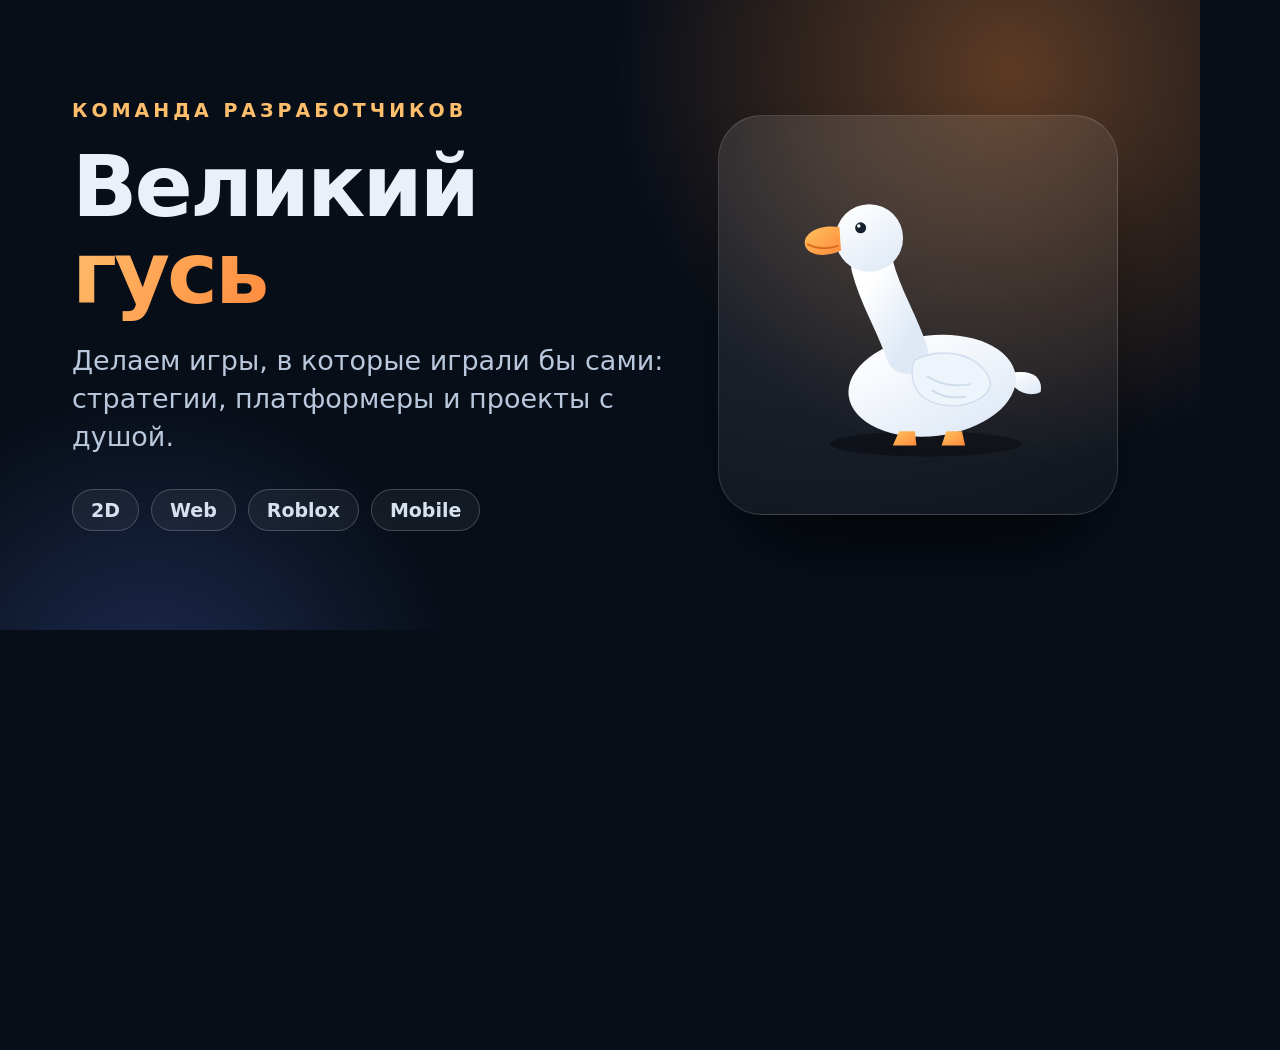
<file: tools/og.html>
<!DOCTYPE html>
<html lang="ru">
<head>
<meta charset="utf-8">
<title>OG cover</title>
<style>
    * { box-sizing: border-box; margin: 0; }
    html, body { width: 1200px; height: 630px; overflow: hidden; }
    body {
        font-family: "Segoe UI Variable Display", "Segoe UI", system-ui, sans-serif;
        background: #080e18;
        color: #eaf0fa;
        display: grid;
        grid-template-columns: 1fr 420px;
        align-items: center;
        padding: 0 72px;
        position: relative;
    }
    .glow {
        position: absolute; width: 900px; height: 900px; border-radius: 50%;
        background: radial-gradient(circle, rgba(255,145,60,.34), transparent 62%);
        top: -380px; right: -260px;
    }
    .glow2 {
        position: absolute; width: 700px; height: 700px; border-radius: 50%;
        background: radial-gradient(circle, rgba(90,130,255,.24), transparent 62%);
        bottom: -420px; left: -200px;
    }
    .copy { position: relative; z-index: 2; }
    .eyebrow {
        font-size: 19px; font-weight: 700; letter-spacing: 4px; text-transform: uppercase;
        color: #ffbe6b; margin-bottom: 22px;
    }
    h1 { font-size: 86px; line-height: 1.02; letter-spacing: -3px; font-weight: 800; margin-bottom: 24px; }
    h1 .gold {
        background: linear-gradient(120deg, #ffbe6b, #ff8a3d);
        -webkit-background-clip: text; background-clip: text; color: transparent;
    }
    p { font-size: 27px; line-height: 1.4; color: #b9c8dd; max-width: 620px; }
    .chips { display: flex; gap: 12px; margin-top: 34px; }
    .chip {
        font-size: 19px; font-weight: 700; padding: 9px 18px; border-radius: 999px;
        border: 1px solid rgba(255,255,255,.2); color: #d6e1f0; background: rgba(255,255,255,.05);
    }
    .art { position: relative; z-index: 2; display: grid; place-items: center; }
    .card {
        width: 400px; height: 400px; border-radius: 44px;
        border: 1px solid rgba(255,255,255,.14);
        background: radial-gradient(120% 100% at 30% 10%, rgba(255,255,255,.12), rgba(255,255,255,.04));
        display: grid; place-items: center;
        box-shadow: 0 50px 90px -40px rgba(0,0,0,.95);
    }
    .card svg { width: 330px; height: 330px; }
</style>
</head>
<body>
    <div class="glow"></div>
    <div class="glow2"></div>

    <div class="copy">
        <div class="eyebrow">команда разработчиков</div>
        <h1>Великий<br><span class="gold">гусь</span></h1>
        <p>Делаем игры, в которые играли бы сами: стратегии, платформеры и проекты с душой.</p>
        <div class="chips">
            <span class="chip">2D</span>
            <span class="chip">Web</span>
            <span class="chip">Roblox</span>
            <span class="chip">Mobile</span>
        </div>
    </div>

    <div class="art">
        <div class="card">
            <svg viewBox="0 0 420 420" xmlns="http://www.w3.org/2000/svg">
                <defs>
                    <linearGradient id="body" x1="0.2" y1="0" x2="0.8" y2="1">
                        <stop offset="0" stop-color="#ffffff"/>
                        <stop offset="1" stop-color="#dfe9f6"/>
                    </linearGradient>
                    <linearGradient id="beak" x1="0" y1="0" x2="1" y2="1">
                        <stop offset="0" stop-color="#ffc25c"/>
                        <stop offset="1" stop-color="#ff8a3d"/>
                    </linearGradient>
                </defs>
                <ellipse cx="220" cy="374" rx="122" ry="16" fill="#000" opacity="0.35"/>
                <path d="M322 286c30-10 48 2 44 22-16 8-36-2-44-22z" fill="url(#body)"/>
                <ellipse cx="228" cy="300" rx="107" ry="64" transform="rotate(-7 228 300)" fill="url(#body)"/>
                <path d="M196 258c-16-46-34-70-44-110" stroke="url(#body)" stroke-width="54" stroke-linecap="round" fill="none"/>
                <circle cx="148" cy="112" r="43" fill="url(#body)"/>
                <path d="M110 98c-26-4-46 8-44 22 2 14 26 18 46 8z" fill="url(#beak)"/>
                <path d="M70 120c12 6 26 6 38 2" stroke="#d96b1f" stroke-width="2.5" fill="none" stroke-linecap="round"/>
                <circle cx="137" cy="99" r="7" fill="#16202e"/>
                <circle cx="134.6" cy="96.6" r="2.2" fill="#fff"/>
                <path d="M205 268c36-20 86-8 97 26 2 22-32 36-64 30-30-6-41-30-33-56z" fill="#eef4fc" stroke="#d3dfef" stroke-width="2"/>
                <path d="M222 288c14 10 34 14 54 10M228 306c12 8 28 10 42 8" stroke="#cfdcec" stroke-width="2.5" fill="none" stroke-linecap="round"/>
                <path d="M186 358l-8 18h30l-2-18z" fill="url(#beak)"/>
                <path d="M246 358l-6 18h30l-4-18z" fill="url(#beak)"/>
            </svg>
        </div>
    </div>
</body>
</html>
</file>
<file: assets/css/styles.css>
/* ==========================================================================
   «Великий гусь» — сайт команды. Стили.
   1. Токены и темы          6. Проекты
   2. База и утилиты         7. Команда / таймлайн / девлог / FAQ
   3. Кнопки и карточки      8. Формы, контакты, подвал
   4. Шапка и меню           9. Модалка, тосты, служебное
   5. Главный экран         10. Адаптив и доступность
   ========================================================================== */

/* ------------------------------ 1. Токены --------------------------------- */
:root,
[data-theme="dark"] {
    color-scheme: dark;

    --bg: #080e18;
    --bg-soft: #0d1626;
    --surface: rgba(255, 255, 255, 0.045);
    --surface-strong: rgba(255, 255, 255, 0.075);
    --surface-solid: #101c2e;
    --field-bg: rgba(255, 255, 255, 0.05);
    --border: rgba(255, 255, 255, 0.10);
    --border-strong: rgba(255, 255, 255, 0.20);

    --text: #eaf0fa;
    --text-soft: #c3d0e2;
    --muted: #92a5be;

    --accent: #ffbe6b;
    --accent-2: #ff8a3d;
    --accent-ink: #2a1602;
    --accent-soft: rgba(255, 170, 90, 0.14);
    --accent-line: rgba(255, 170, 90, 0.38);

    --ok: #52e0a4;
    --ok-soft: rgba(82, 224, 164, 0.14);
    --warn: #ffd166;
    --warn-soft: rgba(255, 209, 102, 0.14);
    --danger: #ff7b7b;
    --danger-soft: rgba(255, 123, 123, 0.14);

    --glow: rgba(255, 145, 60, 0.16);
    --glow-2: rgba(90, 130, 255, 0.14);
    --shadow: 0 24px 60px -30px rgba(0, 0, 0, 0.9);
    --shadow-hover: 0 30px 70px -28px rgba(0, 0, 0, 0.95);
    --grain-opacity: 0.05;
}

[data-theme="light"] {
    color-scheme: light;

    --bg: #f5f1e8;
    --bg-soft: #fbf8f1;
    --surface: #ffffff;
    --surface-strong: #ffffff;
    --surface-solid: #ffffff;
    --field-bg: #f2ece0;
    --border: #e3dbca;
    --border-strong: #cbbfa6;

    --text: #182130;
    --text-soft: #333f52;
    --muted: #5f6c7f;

    --accent: #b45309;
    --accent-2: #d97706;
    --accent-ink: #ffffff;
    --accent-soft: rgba(180, 83, 9, 0.10);
    --accent-line: rgba(180, 83, 9, 0.28);

    --ok: #0f7a52;
    --ok-soft: rgba(15, 122, 82, 0.10);
    --warn: #92600a;
    --warn-soft: rgba(146, 96, 10, 0.12);
    --danger: #b3261e;
    --danger-soft: rgba(179, 38, 30, 0.10);

    --glow: rgba(255, 178, 92, 0.38);
    --glow-2: rgba(120, 150, 255, 0.16);
    --shadow: 0 20px 50px -28px rgba(60, 45, 20, 0.35);
    --shadow-hover: 0 26px 60px -26px rgba(60, 45, 20, 0.42);
    --grain-opacity: 0.035;
}

@media (prefers-color-scheme: light) {
    [data-theme="auto"] {
        color-scheme: light;

        --bg: #f5f1e8;
        --bg-soft: #fbf8f1;
        --surface: #ffffff;
        --surface-strong: #ffffff;
        --surface-solid: #ffffff;
        --field-bg: #f2ece0;
        --border: #e3dbca;
        --border-strong: #cbbfa6;
        --text: #182130;
        --text-soft: #333f52;
        --muted: #5f6c7f;
        --accent: #b45309;
        --accent-2: #d97706;
        --accent-ink: #ffffff;
        --accent-soft: rgba(180, 83, 9, 0.10);
        --accent-line: rgba(180, 83, 9, 0.28);
        --ok: #0f7a52;
        --ok-soft: rgba(15, 122, 82, 0.10);
        --warn: #92600a;
        --warn-soft: rgba(146, 96, 10, 0.12);
        --danger: #b3261e;
        --danger-soft: rgba(179, 38, 30, 0.10);
        --glow: rgba(255, 178, 92, 0.38);
        --glow-2: rgba(120, 150, 255, 0.16);
        --shadow: 0 20px 50px -28px rgba(60, 45, 20, 0.35);
        --shadow-hover: 0 26px 60px -26px rgba(60, 45, 20, 0.42);
        --grain-opacity: 0.035;
    }
}

:root {
    --r-sm: 12px;
    --r-md: 18px;
    --r-lg: 26px;
    --r-xl: 34px;

    --font-sans: "Segoe UI Variable Display", "Segoe UI", system-ui, -apple-system, "Helvetica Neue", Arial, sans-serif;
    --font-display: "Segoe UI Variable Display", "Segoe UI", system-ui, -apple-system, "Helvetica Neue", Arial, sans-serif;

    --container: 1180px;
    --header-h: 76px;
    --ease: cubic-bezier(0.22, 1, 0.36, 1);
}

/* ------------------------------ 2. База ---------------------------------- */
*,
*::before,
*::after { box-sizing: border-box; }

html {
    scroll-behavior: smooth;
    -webkit-text-size-adjust: 100%;
}

body {
    margin: 0;
    min-height: 100%;
    font-family: var(--font-sans);
    font-size: 16.5px;
    line-height: 1.65;
    color: var(--text);
    background-color: var(--bg);
    background-image:
        radial-gradient(1100px 700px at 82% -12%, var(--glow) 0%, transparent 62%),
        radial-gradient(900px 640px at 4% 12%, var(--glow-2) 0%, transparent 58%),
        radial-gradient(800px 500px at 50% 110%, var(--glow-2) 0%, transparent 60%);
    background-attachment: fixed;
    overflow-x: hidden;
}

body::before {
    content: "";
    position: fixed;
    inset: 0;
    z-index: 0;
    pointer-events: none;
    opacity: var(--grain-opacity);
    background-image: url("data:image/svg+xml,%3Csvg xmlns='http://www.w3.org/2000/svg' width='180' height='180'%3E%3Cfilter id='n'%3E%3CfeTurbulence type='fractalNoise' baseFrequency='0.85' numOctaves='3'/%3E%3C/filter%3E%3Crect width='180' height='180' filter='url(%23n)'/%3E%3C/svg%3E");
}

main,
.site-header,
.site-footer { position: relative; z-index: 1; }

img { max-width: 100%; height: auto; display: block; }

h1, h2, h3, h4 {
    font-family: var(--font-display);
    line-height: 1.14;
    letter-spacing: -0.026em;
    margin: 0 0 0.5em;
    text-wrap: balance;
}

p { margin: 0 0 1em; }
p:last-child { margin-bottom: 0; }

a { color: var(--accent); text-decoration-thickness: 1px; text-underline-offset: 3px; }
a:hover { color: var(--accent-2); }

ul, ol { margin: 0; padding: 0; list-style: none; }

button, input, select, textarea { font: inherit; color: inherit; }
button { cursor: pointer; }

::selection { background: var(--accent); color: var(--accent-ink); }

:focus-visible {
    outline: 3px solid var(--accent);
    outline-offset: 3px;
    border-radius: 6px;
}

.container {
    width: min(100% - 40px, var(--container));
    margin-inline: auto;
}
.container--narrow { width: min(100% - 40px, 880px); }

.visually-hidden {
    position: absolute !important;
    width: 1px; height: 1px;
    padding: 0; margin: -1px;
    overflow: hidden; clip: rect(0 0 0 0);
    white-space: nowrap; border: 0;
}

.skip-link {
    position: fixed;
    top: -120px; left: 16px;
    z-index: 200;
    padding: 12px 18px;
    background: var(--accent);
    color: var(--accent-ink);
    font-weight: 700;
    border-radius: 0 0 var(--r-sm) var(--r-sm);
    text-decoration: none;
    transition: top 0.2s var(--ease);
}
.skip-link:focus { top: 0; color: var(--accent-ink); }

.muted { color: var(--muted); }
.text-gradient {
    background: linear-gradient(120deg, var(--accent) 0%, var(--accent-2) 55%, #ff7a7a 110%);
    -webkit-background-clip: text;
    background-clip: text;
    color: transparent;
}

.eyebrow {
    display: inline-flex;
    align-items: center;
    gap: 0.45em;
    margin: 0 0 14px;
    font-size: 0.76rem;
    font-weight: 700;
    letter-spacing: 0.16em;
    text-transform: uppercase;
    color: var(--accent);
}

.section {
    padding-block: clamp(52px, 6vw, 92px);
    scroll-margin-top: calc(var(--header-h) + 12px);
}
.section--alt {
    background: linear-gradient(180deg, transparent, var(--bg-soft) 12%, var(--bg-soft) 88%, transparent);
}
.section--accent { position: relative; }
.section--accent::before {
    content: "";
    position: absolute;
    inset: 0;
    background: radial-gradient(600px 300px at 50% 0%, var(--accent-soft), transparent 70%);
    pointer-events: none;
}

.section__head {
    max-width: 720px;
    margin-bottom: clamp(28px, 4vw, 48px);
}
.section__head .section__title { margin-bottom: 12px; }
.section__title {
    font-size: clamp(1.9rem, 4.2vw, 3rem);
    font-weight: 800;
}
.section__lead {
    font-size: clamp(1rem, 1.4vw, 1.1rem);
    color: var(--muted);
    max-width: 62ch;
}
.section__note {
    margin-top: 28px;
    padding: 14px 18px;
    border: 1px dashed var(--border-strong);
    border-radius: var(--r-md);
    color: var(--muted);
    font-size: 0.94rem;
}
.section--accent .section__head { margin-inline: auto; text-align: center; }
.section--accent .section__lead { margin-inline: auto; }
.h3 { font-size: 1.2rem; margin: 34px 0 14px; }
.h4 { font-size: 0.82rem; letter-spacing: 0.12em; text-transform: uppercase; color: var(--muted); margin: 26px 0 10px; }

/* --------------------------- 3. Кнопки, карточки -------------------------- */
.btn {
    display: inline-flex;
    align-items: center;
    justify-content: center;
    gap: 0.5em;
    padding: 0.82em 1.45em;
    border: 1px solid transparent;
    border-radius: 999px;
    font-weight: 650;
    font-size: 0.95rem;
    line-height: 1.2;
    text-decoration: none;
    white-space: nowrap;
    transition: transform 0.25s var(--ease), box-shadow 0.3s var(--ease),
                background-color 0.25s ease, border-color 0.25s ease, color 0.25s ease;
}
.btn:active { transform: translateY(1px) scale(0.99); }

.btn--primary {
    background: linear-gradient(135deg, var(--accent) 0%, var(--accent-2) 100%);
    color: var(--accent-ink);
    box-shadow: 0 14px 34px -16px var(--accent-2);
}
.btn--primary:hover {
    color: var(--accent-ink);
    transform: translateY(-2px);
    box-shadow: 0 20px 40px -16px var(--accent-2);
    filter: saturate(1.08) brightness(1.04);
}

.btn--ghost {
    background: transparent;
    border-color: var(--border-strong);
    color: var(--text);
}
.btn--ghost:hover { border-color: var(--accent); color: var(--accent); background: var(--accent-soft); }

.btn--soft {
    background: var(--surface-strong);
    border-color: var(--border);
    color: var(--text);
}
.btn--soft:hover { border-color: var(--accent-line); color: var(--accent); }

.btn--sm { padding: 0.58em 1.05em; font-size: 0.85rem; }

.card {
    background: linear-gradient(180deg, var(--surface-strong), var(--surface));
    border: 1px solid var(--border);
    border-radius: var(--r-lg);
    box-shadow: var(--shadow);
    padding: 26px;
}

.pill {
    display: inline-flex;
    align-items: center;
    gap: 0.35em;
    padding: 0.3em 0.72em;
    border: 1px solid var(--border);
    border-radius: 999px;
    font-size: 0.7rem;
    font-weight: 750;
    letter-spacing: 0.06em;
    text-transform: uppercase;
    color: var(--text-soft);
    background: var(--surface);
    white-space: nowrap;
}
.pill--dev { color: var(--warn); background: var(--warn-soft); border-color: color-mix(in srgb, var(--warn) 32%, transparent); }
.pill--planned { color: var(--muted); background: var(--surface); border-color: var(--border); }
.pill--done { color: var(--ok); background: var(--ok-soft); border-color: color-mix(in srgb, var(--ok) 32%, transparent); }
.pill--soft { color: var(--muted); background: var(--surface); }

.tags {
    display: flex;
    flex-wrap: wrap;
    gap: 8px;
    margin: 0 0 18px;
}
.tags li {
    padding: 0.3em 0.7em;
    border-radius: 999px;
    border: 1px solid var(--border);
    background: var(--field-bg);
    font-size: 0.78rem;
    color: var(--text-soft);
}

/* ------------------------------ 4. Шапка --------------------------------- */
.site-header {
    position: sticky;
    top: 0;
    z-index: 90;
    backdrop-filter: blur(18px) saturate(1.3);
    -webkit-backdrop-filter: blur(18px) saturate(1.3);
    background: color-mix(in srgb, var(--bg) 72%, transparent);
    border-bottom: 1px solid transparent;
    transition: border-color 0.3s ease, box-shadow 0.3s ease, background-color 0.3s ease;
}
.site-header.is-scrolled {
    border-bottom-color: var(--border);
    box-shadow: 0 18px 40px -34px rgba(0, 0, 0, 0.8);
}

.header__inner {
    display: flex;
    align-items: center;
    gap: 22px;
    min-height: var(--header-h);
}

.brand {
    display: inline-flex;
    align-items: center;
    gap: 11px;
    color: var(--text);
    text-decoration: none;
    flex-shrink: 0;
}
.brand:hover { color: var(--text); }
.brand__mark {
    display: grid;
    place-items: center;
    width: 42px; height: 42px;
    border-radius: 14px;
    background: var(--surface-strong);
    border: 1px solid var(--border);
    box-shadow: inset 0 1px 0 rgba(255, 255, 255, 0.12);
}
.brand__mark svg { display: block; }
.brand__mark--sm { font-size: 1.25rem; width: 38px; height: 38px; }
.brand__text { display: flex; flex-direction: column; line-height: 1.15; }
.brand__text strong { font-size: 1.02rem; letter-spacing: -0.02em; }
.brand__text small { font-size: 0.68rem; color: var(--muted); letter-spacing: 0.04em; }

.nav { margin-inline: auto; }
.nav__list { display: flex; align-items: center; gap: 4px; }
.nav__link {
    position: relative;
    display: inline-block;
    padding: 0.5em 0.7em;
    border-radius: 10px;
    color: var(--text-soft);
    text-decoration: none;
    font-size: 0.9rem;
    font-weight: 550;
    transition: color 0.2s ease, background-color 0.2s ease;
}
.nav__link:hover { color: var(--text); background: var(--surface); }
.nav__link.is-active { color: var(--accent); }
.nav__link.is-active::after {
    content: "";
    position: absolute;
    left: 50%; bottom: 2px;
    width: 5px; height: 5px;
    border-radius: 50%;
    background: var(--accent);
    transform: translateX(-50%);
}

.header__actions { display: flex; align-items: center; gap: 8px; flex-shrink: 0; }

.icon-btn {
    display: grid;
    place-items: center;
    width: 42px; height: 42px;
    border-radius: 13px;
    border: 1px solid var(--border);
    background: var(--surface);
    color: var(--text);
    font-size: 1.15rem;
    transition: border-color 0.2s ease, background-color 0.2s ease, transform 0.2s var(--ease);
}
.icon-btn:hover { border-color: var(--accent-line); background: var(--accent-soft); transform: translateY(-1px); }

.lang-switch {
    height: 42px;
    padding-inline: 14px;
    border-radius: 13px;
    border: 1px solid var(--border);
    background: var(--surface);
    color: var(--text-soft);
    font-size: 0.82rem;
    font-weight: 750;
    letter-spacing: 0.04em;
    transition: border-color 0.2s ease, color 0.2s ease, background-color 0.2s ease;
}
.lang-switch:hover { border-color: var(--accent-line); color: var(--accent); background: var(--accent-soft); }

.burger {
    display: none;
    width: 44px; height: 42px;
    border-radius: 13px;
    border: 1px solid var(--border);
    background: var(--surface);
    padding: 11px;
    gap: 5px;
    flex-direction: column;
    justify-content: center;
}
.burger span {
    display: block;
    height: 2px;
    width: 100%;
    background: var(--text);
    border-radius: 2px;
    transition: transform 0.3s var(--ease), opacity 0.2s ease;
}
.burger.is-open span:nth-child(1) { transform: translateY(7px) rotate(45deg); }
.burger.is-open span:nth-child(2) { opacity: 0; }
.burger.is-open span:nth-child(3) { transform: translateY(-7px) rotate(-45deg); }

/* --------------------------- 5. Главный экран ---------------------------- */
.hero {
    position: relative;
    padding-block: clamp(36px, 5vw, 76px) clamp(24px, 3.5vw, 52px);
    overflow: hidden;
}
.hero__glow {
    position: absolute;
    top: -220px; right: -180px;
    width: 720px; height: 720px;
    border-radius: 50%;
    background: radial-gradient(circle, var(--glow) 0%, transparent 62%);
    filter: blur(20px);
    pointer-events: none;
}
.hero__inner {
    display: grid;
    grid-template-columns: 1.02fr 0.98fr;
    align-items: center;
    gap: clamp(32px, 5vw, 72px);
}
.hero__copy { max-width: 640px; }
.hero__title {
    font-size: clamp(2.3rem, 5.4vw, 4.15rem);
    font-weight: 850;
    letter-spacing: -0.035em;
    margin-bottom: 22px;
}
.hero__lead {
    font-size: clamp(1rem, 1.35vw, 1.13rem);
    color: var(--text-soft);
    max-width: 56ch;
}
.hero__actions {
    display: flex;
    flex-wrap: wrap;
    gap: 12px;
    margin: 30px 0 34px;
}
.hero__hint {
    margin: 16px 0 0;
    text-align: center;
    font-size: 0.82rem;
    color: var(--muted);
}

.stats {
    display: flex;
    flex-wrap: wrap;
    gap: 10px 0;
    margin: 0;
    padding-top: 26px;
    border-top: 1px solid var(--border);
}
.stat { padding-right: clamp(20px, 3vw, 40px); margin-right: clamp(20px, 3vw, 40px); border-right: 1px solid var(--border); }
.stat:last-child { border-right: 0; margin-right: 0; padding-right: 0; }
.stat__value {
    font-size: clamp(1.55rem, 2.6vw, 2.1rem);
    font-weight: 800;
    color: var(--text);
    line-height: 1;
}
.stat__label { margin: 6px 0 0; font-size: 0.83rem; color: var(--muted); }

.hero__art { position: relative; display: grid; justify-items: center; }
.goose-card {
    position: relative;
    width: min(100%, 460px);
    aspect-ratio: 1;
    border-radius: var(--r-xl);
    border: 1px solid var(--border);
    background:
        radial-gradient(120% 100% at 30% 10%, rgba(255, 255, 255, 0.10), transparent 55%),
        linear-gradient(160deg, var(--surface-strong), var(--surface));
    box-shadow: var(--shadow);
    display: grid;
    place-items: center;
    overflow: hidden;
    cursor: pointer;
    transition: transform 0.4s var(--ease), border-color 0.3s ease;
    user-select: none;
}
.goose-card:hover { transform: translateY(-4px); border-color: var(--accent-line); }
.goose-card__halo {
    position: absolute;
    inset: 8%;
    border-radius: 50%;
    background: radial-gradient(circle, var(--accent-soft), transparent 66%);
    filter: blur(10px);
}
.goose {
    position: relative;
    width: 82%;
    height: auto;
    filter: drop-shadow(0 26px 34px rgba(0, 0, 0, 0.35));
    animation: goose-bob 5.5s ease-in-out infinite;
    transform-origin: 50% 85%;
}
@keyframes goose-bob {
    0%, 100% { transform: translateY(0) rotate(-0.6deg); }
    50% { transform: translateY(-9px) rotate(0.6deg); }
}
.goose-card.is-quacking .goose { animation: goose-quack 0.5s var(--ease) 2; }
@keyframes goose-quack {
    0%, 100% { transform: scale(1) rotate(0); }
    40% { transform: scale(1.04, 0.97) rotate(-3deg); }
    70% { transform: scale(0.98, 1.03) rotate(2deg); }
}

.goose-card__bubble {
    position: absolute;
    top: 16%;
    right: 12%;
    padding: 0.5em 0.9em;
    border-radius: 14px;
    background: var(--accent);
    color: var(--accent-ink);
    font-weight: 800;
    font-size: 0.95rem;
    opacity: 0;
    transform: translateY(8px) scale(0.9);
    transition: opacity 0.2s ease, transform 0.3s var(--ease);
    pointer-events: none;
}
.goose-card__bubble.is-visible { opacity: 1; transform: translateY(0) scale(1); }

.chip--float {
    position: absolute;
    padding: 0.3em 0.7em;
    border-radius: 999px;
    border: 1px solid var(--border-strong);
    background: color-mix(in srgb, var(--surface-solid) 82%, transparent);
    backdrop-filter: blur(8px);
    font-size: 0.74rem;
    font-weight: 700;
    letter-spacing: 0.04em;
    color: var(--text-soft);
    box-shadow: 0 10px 24px -16px rgba(0, 0, 0, 0.7);
    animation: chip-float 6s ease-in-out infinite;
}
.chip--1 { top: 9%; left: 7%; animation-delay: -0.4s; }
.chip--2 { top: 22%; right: 5%; animation-delay: -1.7s; }
.chip--3 { bottom: 20%; left: 3%; animation-delay: -2.9s; }
.chip--4 { bottom: 9%; right: 10%; animation-delay: -4.2s; }
@keyframes chip-float {
    0%, 100% { transform: translateY(0); }
    50% { transform: translateY(-8px); }
}

/* ----------------------------- 6. Проекты -------------------------------- */
.toolbar {
    display: flex;
    flex-wrap: wrap;
    align-items: center;
    justify-content: space-between;
    gap: 14px;
    margin-bottom: 26px;
}
.filters { display: flex; flex-wrap: wrap; gap: 8px; }
.filter {
    padding: 0.55em 1.05em;
    border-radius: 999px;
    border: 1px solid var(--border);
    background: var(--surface);
    color: var(--text-soft);
    font-size: 0.86rem;
    font-weight: 600;
    transition: border-color 0.2s ease, color 0.2s ease, background-color 0.2s ease;
}
.filter:hover { border-color: var(--accent-line); color: var(--accent); }
.filter.is-active {
    background: var(--accent);
    border-color: var(--accent);
    color: var(--accent-ink);
}

.search {
    position: relative;
    display: flex;
    align-items: center;
    gap: 9px;
    padding: 0 14px;
    min-width: min(100%, 290px);
    height: 44px;
    border-radius: 999px;
    border: 1px solid var(--border);
    background: var(--surface);
    color: var(--muted);
    transition: border-color 0.2s ease, box-shadow 0.2s ease;
}
.search:focus-within { border-color: var(--accent-line); box-shadow: 0 0 0 3px var(--accent-soft); }
.search input {
    flex: 1;
    min-width: 0;
    border: 0;
    background: transparent;
    color: var(--text);
    font-size: 0.9rem;
    outline: none;
}
.search input::placeholder { color: var(--muted); }

.projects-grid {
    display: grid;
    grid-template-columns: repeat(auto-fit, minmax(290px, 1fr));
    gap: 22px;
}
.project {
    display: flex;
    flex-direction: column;
    padding: 0;
    overflow: hidden;
    transition: transform 0.4s var(--ease), box-shadow 0.4s var(--ease), border-color 0.3s ease;
}
.project:hover { transform: translateY(-6px); box-shadow: var(--shadow-hover); border-color: var(--accent-line); }
.project.is-hidden { display: none; }

.project__cover {
    position: relative;
    display: grid;
    place-items: center;
    height: 168px;
    color: rgba(255, 255, 255, 0.92);
    overflow: hidden;
}
.project__cover::after {
    content: "";
    position: absolute;
    inset: 0;
    background: radial-gradient(120% 120% at 20% 0%, rgba(255, 255, 255, 0.28), transparent 55%);
    pointer-events: none;
}
.project__cover svg { width: 120px; height: 120px; opacity: 0.38; }
.project__emoji {
    position: absolute;
    right: 16px; bottom: 10px;
    font-size: 2.5rem;
    filter: drop-shadow(0 8px 16px rgba(0, 0, 0, 0.35));
}
.cover--civil { background: linear-gradient(135deg, #7f1d1d 0%, #b45309 55%, #f59e0b 100%); }
.cover--alice { background: linear-gradient(135deg, #4c1d95 0%, #a21caf 55%, #ec4899 100%); }
.cover--secret { background: linear-gradient(135deg, #0f3b3b 0%, #0e7490 55%, #22d3ee 100%); }

.project__body { display: flex; flex-direction: column; flex: 1; padding: 22px; }
.project__meta { display: flex; align-items: center; justify-content: space-between; gap: 10px; margin-bottom: 12px; }
.project__genre { font-size: 0.78rem; color: var(--muted); text-align: right; }
.project__title { font-size: 1.28rem; margin-bottom: 10px; }
.project__desc { color: var(--text-soft); font-size: 0.94rem; }
.project__foot { display: flex; gap: 10px; margin-top: auto; }
.project__foot .btn { flex: 1; }

.progress {
    height: 8px;
    border-radius: 999px;
    background: var(--field-bg);
    border: 1px solid var(--border);
    overflow: hidden;
    margin-bottom: 18px;
}
.progress__fill {
    display: block;
    height: 100%;
    width: 0;
    border-radius: inherit;
    background: linear-gradient(90deg, var(--accent), var(--accent-2));
    transition: width 1.1s var(--ease);
}
.p10 { width: 10%; }
.p30 { width: 30%; }
.p45 { width: 45%; }

.empty-state {
    margin-top: 24px;
    padding: 26px;
    text-align: center;
    color: var(--muted);
    border: 1px dashed var(--border-strong);
    border-radius: var(--r-md);
}

/* ------------------- 7. Команда, таймлайн, девлог, FAQ ------------------- */
.team__grid {
    display: grid;
    grid-template-columns: 1.05fr 0.95fr;
    gap: clamp(28px, 5vw, 64px);
    align-items: start;
}
.quote {
    margin: 24px 0 0;
    padding: 18px 22px;
    border-left: 3px solid var(--accent);
    border-radius: 0 var(--r-md) var(--r-md) 0;
    background: var(--accent-soft);
    color: var(--text-soft);
    font-size: 1rem;
    font-style: italic;
}
.skills { display: flex; flex-wrap: wrap; gap: 8px; }
.skills li {
    padding: 0.42em 0.9em;
    border-radius: 999px;
    border: 1px solid var(--border);
    background: var(--surface);
    font-size: 0.84rem;
    color: var(--text-soft);
    transition: border-color 0.2s ease, color 0.2s ease;
}
.skills li:hover { border-color: var(--accent-line); color: var(--accent); }

.team__cards { display: grid; grid-template-columns: 1fr 1fr; gap: 16px; }
.fact { padding: 22px; }
.fact__icon { font-size: 1.6rem; display: inline-block; margin-bottom: 10px; }
.fact h3 { font-size: 1rem; margin-bottom: 6px; }
.fact p { font-size: 0.9rem; color: var(--muted); margin: 0; }

.timeline { position: relative; display: grid; gap: 18px; padding-left: 28px; }
.timeline::before {
    content: "";
    position: absolute;
    left: 9px; top: 8px; bottom: 8px;
    width: 2px;
    background: linear-gradient(180deg, var(--accent), var(--border) 70%);
    opacity: 0.5;
}
.timeline__item { position: relative; }
.timeline__dot {
    position: absolute;
    left: -27px; top: 26px;
    width: 14px; height: 14px;
    border-radius: 50%;
    background: var(--bg);
    border: 2px solid var(--border-strong);
}
.timeline__item.is-done .timeline__dot { background: var(--ok); border-color: var(--ok); }
.timeline__item.is-active .timeline__dot { background: var(--accent); border-color: var(--accent); box-shadow: 0 0 0 5px var(--accent-soft); }
.timeline__card { padding: 22px 24px; }
.timeline__top { display: flex; align-items: center; gap: 12px; margin-bottom: 8px; flex-wrap: wrap; }
.timeline__top h3 { font-size: 1.05rem; margin: 0; }
.timeline__card p { color: var(--muted); font-size: 0.93rem; margin: 0; }

.devlog { display: grid; grid-template-columns: repeat(auto-fit, minmax(260px, 1fr)); gap: 18px; }
.post { padding: 24px; }
.post__meta { display: flex; align-items: center; gap: 10px; margin-bottom: 12px; }
.post__meta time { font-size: 0.8rem; color: var(--muted); }
.post h3 { font-size: 1.1rem; margin-bottom: 8px; }
.post p { color: var(--muted); font-size: 0.93rem; margin: 0; }

.faq { display: grid; gap: 10px; }
#faq .section__head { text-align: center; margin-inline: auto; }
#faq .section__lead { margin-inline: auto; }
.faq details {
    border: 1px solid var(--border);
    border-radius: var(--r-md);
    background: var(--surface);
    padding: 0 20px;
    transition: border-color 0.25s ease, background-color 0.25s ease;
}
.faq details:hover { border-color: var(--accent-line); }
.faq details[open] { background: var(--surface-strong); border-color: var(--accent-line); }
.faq summary {
    display: flex;
    align-items: center;
    justify-content: space-between;
    gap: 16px;
    padding: 18px 0;
    cursor: pointer;
    font-weight: 650;
    list-style: none;
}
.faq summary::-webkit-details-marker { display: none; }
.faq summary::after {
    content: "+";
    flex-shrink: 0;
    display: grid;
    place-items: center;
    width: 26px; height: 26px;
    border-radius: 8px;
    border: 1px solid var(--border);
    color: var(--accent);
    font-size: 1.1rem;
    line-height: 1;
    transition: transform 0.3s var(--ease), background-color 0.2s ease;
}
.faq details[open] summary::after { transform: rotate(45deg); background: var(--accent-soft); }
.faq details p { padding-bottom: 18px; color: var(--muted); font-size: 0.94rem; margin: 0; }

/* ------------------- 8. Формы, подписка, контакты, подвал ----------------- */
.subscribe { padding: clamp(22px, 3vw, 36px); }
.perks {
    display: flex;
    flex-wrap: wrap;
    gap: 10px 22px;
    margin-bottom: 24px;
    padding-bottom: 22px;
    border-bottom: 1px solid var(--border);
}
.perks li {
    display: flex;
    align-items: center;
    gap: 8px;
    font-size: 0.9rem;
    color: var(--text-soft);
}
.perks li::before { content: "✓"; color: var(--ok); font-weight: 800; }

.form { display: grid; gap: 20px; }
.form__row { display: grid; grid-template-columns: 1fr 1fr; gap: 16px; }
.field { display: grid; gap: 7px; min-width: 0; border: 0; padding: 0; margin: 0; }
fieldset.field legend {
    padding: 0;
    margin-bottom: 10px;
    font-size: 0.86rem;
    font-weight: 650;
    color: var(--text-soft);
}
.field > label,
.field > legend { font-size: 0.86rem; font-weight: 650; color: var(--text-soft); }

.field input[type="email"],
.field input[type="text"] {
    width: 100%;
    padding: 0.8em 1em;
    border-radius: var(--r-sm);
    border: 1px solid var(--border);
    background: var(--field-bg);
    color: var(--text);
    transition: border-color 0.2s ease, box-shadow 0.2s ease;
}
.field input::placeholder { color: var(--muted); opacity: 0.8; }
.field input:focus {
    outline: none;
    border-color: var(--accent);
    box-shadow: 0 0 0 3px var(--accent-soft);
}
.field input[aria-invalid="true"] { border-color: var(--danger); }
.field__error { margin: 0; min-height: 0; font-size: 0.8rem; color: var(--danger); }
.field__error:empty { display: none; }

.checks { display: grid; grid-template-columns: 1fr 1fr; gap: 8px 16px; }
.check {
    display: flex;
    align-items: center;
    gap: 9px;
    font-size: 0.9rem;
    color: var(--text-soft);
    cursor: pointer;
}
.check input {
    appearance: none;
    flex-shrink: 0;
    width: 19px; height: 19px;
    border-radius: 6px;
    border: 1px solid var(--border-strong);
    background: var(--field-bg);
    display: grid;
    place-content: center;
    transition: background-color 0.2s ease, border-color 0.2s ease;
}
.check input::after {
    content: "";
    width: 10px; height: 6px;
    border-left: 2px solid var(--accent-ink);
    border-bottom: 2px solid var(--accent-ink);
    transform: rotate(-45deg) scale(0);
    transition: transform 0.15s var(--ease);
}
.check input:checked { background: var(--accent); border-color: var(--accent); }
.check input:checked::after { transform: rotate(-45deg) scale(1); }
.check--consent { align-items: flex-start; margin-top: -4px; }
.check--consent label { font-size: 0.86rem; color: var(--muted); }

.form__actions { display: flex; flex-wrap: wrap; align-items: center; gap: 14px; }
.form__note { margin: 0; font-size: 0.8rem; color: var(--muted); max-width: 42ch; }
.form__status { margin: 0; min-height: 1.4em; font-size: 0.9rem; font-weight: 600; }
.form__status.is-ok { color: var(--ok); }
.form__status.is-error { color: var(--danger); }

.contact-grid { display: grid; grid-template-columns: repeat(auto-fit, minmax(260px, 1fr)); gap: 18px; }
.contact-card { display: flex; flex-direction: column; gap: 8px; }
.contact-card__icon { display: inline-grid; place-items: center; width: 30px; height: 30px; color: var(--accent); }
.contact-card h3 { font-size: 1.05rem; margin: 0; }
.contact-card p { font-size: 0.92rem; color: var(--muted); margin: 0; }
.contact-card__actions { display: flex; flex-wrap: wrap; gap: 10px; margin-top: 12px; }
.email-link {
    font-size: clamp(0.95rem, 1.6vw, 1.12rem);
    font-weight: 700;
    word-break: break-word;
    color: var(--accent);
    text-decoration: none;
}
.email-link:hover { text-decoration: underline; }

.site-footer {
    margin-top: clamp(16px, 2vw, 32px);
    padding-block: clamp(40px, 6vw, 64px) 26px;
    border-top: 1px solid var(--border);
    background: linear-gradient(180deg, transparent, var(--bg-soft));
}
.footer__grid {
    display: grid;
    grid-template-columns: 1.6fr 1fr 1.2fr 1.2fr;
    gap: 32px;
}
.footer__brand { display: grid; gap: 14px; justify-items: start; }
.footer__brand p { font-size: 0.9rem; max-width: 34ch; }
.footer__col h4 {
    font-size: 0.76rem;
    letter-spacing: 0.12em;
    text-transform: uppercase;
    color: var(--muted);
    margin-bottom: 14px;
}
.footer__col ul { display: grid; gap: 9px; }
.footer__col a { color: var(--text-soft); text-decoration: none; font-size: 0.92rem; }
.footer__col a:hover { color: var(--accent); text-decoration: underline; }
.footer__quacks { font-size: 0.84rem; margin-top: 16px; }
.footer__bottom {
    display: flex;
    flex-wrap: wrap;
    justify-content: space-between;
    gap: 10px;
    margin-top: 40px;
    padding-top: 22px;
    border-top: 1px solid var(--border);
    font-size: 0.84rem;
    color: var(--muted);
}
.footer__bottom p { margin: 0; }

/* ------------------- 9. Модалка, тосты, служебное ------------------------ */
.modal {
    width: min(780px, 94vw);
    max-height: 90vh;
    padding: 0;
    border: 1px solid var(--border-strong);
    border-radius: var(--r-lg);
    background: var(--bg-soft);
    color: var(--text);
    box-shadow: 0 40px 100px -40px rgba(0, 0, 0, 0.9);
    overflow: auto;
}
.modal::backdrop {
    background: rgba(4, 8, 16, 0.62);
    backdrop-filter: blur(6px);
}
.modal__inner { position: relative; display: grid; grid-template-columns: 190px 1fr; }
.modal__close {
    position: absolute;
    top: 12px; right: 12px;
    z-index: 2;
    width: 38px; height: 38px;
    border-radius: 50%;
    border: 1px solid var(--border);
    background: color-mix(in srgb, var(--surface-solid) 85%, transparent);
    color: var(--text);
    font-size: 0.95rem;
}
.modal__close:hover { border-color: var(--accent); color: var(--accent); }
.modal__cover {
    display: grid;
    place-items: center;
    min-height: 220px;
    font-size: 3.5rem;
    background: linear-gradient(150deg, #7f1d1d, #b45309 55%, #f59e0b);
}
.modal__body { padding: clamp(20px, 3vw, 32px); }
.modal__meta { display: flex; align-items: center; gap: 10px; margin-bottom: 10px; }
.modal__title { font-size: clamp(1.4rem, 2.6vw, 1.9rem); margin-bottom: 12px; }
.modal__body p { color: var(--muted); font-size: 0.95rem; }
.modal__body .progress { margin: 18px 0 22px; }
.modal__actions { display: flex; flex-wrap: wrap; gap: 10px; }
.modal__note { margin-top: 14px; font-size: 0.8rem; }

.toast-stack {
    position: fixed;
    right: 18px; bottom: 18px;
    z-index: 120;
    display: grid;
    gap: 10px;
    max-width: min(360px, calc(100vw - 36px));
}
.toast {
    display: flex;
    align-items: flex-start;
    gap: 10px;
    padding: 13px 16px;
    border-radius: var(--r-sm);
    border: 1px solid var(--border-strong);
    background: var(--surface-solid);
    color: var(--text);
    box-shadow: 0 20px 50px -20px rgba(0, 0, 0, 0.8);
    font-size: 0.9rem;
    animation: toast-in 0.35s var(--ease);
}
.toast.is-out { animation: toast-out 0.3s var(--ease) forwards; }
.toast--ok { border-color: color-mix(in srgb, var(--ok) 45%, transparent); }
.toast--error { border-color: color-mix(in srgb, var(--danger) 45%, transparent); }
.toast__icon { flex-shrink: 0; }
@keyframes toast-in { from { opacity: 0; transform: translateY(14px) scale(0.98); } }
@keyframes toast-out { to { opacity: 0; transform: translateY(8px) scale(0.98); } }

.to-top {
    position: fixed;
    right: 18px; bottom: 18px;
    z-index: 80;
    width: 46px; height: 46px;
    border-radius: 50%;
    border: 1px solid var(--border);
    background: var(--surface-solid);
    color: var(--text);
    font-size: 1.05rem;
    box-shadow: var(--shadow);
    opacity: 0;
    pointer-events: none;
    transform: translateY(10px);
    transition: opacity 0.3s ease, transform 0.3s var(--ease), border-color 0.2s ease;
}
.to-top.is-visible { opacity: 1; pointer-events: auto; transform: translateY(0); }
.to-top:hover { border-color: var(--accent); color: var(--accent); }
.toast-stack:not(:empty) ~ .to-top { bottom: 84px; }

.scroll-progress {
    position: fixed;
    top: 0; left: 0;
    width: 100%;
    height: 3px;
    z-index: 100;
    background: transparent;
    pointer-events: none;
}
.scroll-progress span {
    display: block;
    height: 100%;
    width: 0;
    background: linear-gradient(90deg, var(--accent), var(--accent-2));
    transition: width 0.1s linear;
}

.noscript {
    position: fixed;
    left: 12px; right: 12px; bottom: 12px;
    z-index: 150;
    padding: 14px 18px;
    border-radius: var(--r-sm);
    border: 1px solid var(--border-strong);
    background: var(--surface-solid);
    color: var(--text);
    font-size: 0.88rem;
    text-align: center;
}

.party-goose { position: fixed; z-index: 110; font-size: 2rem; pointer-events: none; animation: party-fall 2.6s linear forwards; }
@keyframes party-fall {
    0% { opacity: 0; transform: translateY(-10vh) rotate(0); }
    12% { opacity: 1; }
    100% { opacity: 0; transform: translateY(100vh) rotate(320deg); }
}

/* Появление при скролле (класс js ставит скрипт) */
.js .reveal {
    opacity: 0;
    transform: translateY(20px);
    transition: opacity 0.7s var(--ease), transform 0.7s var(--ease);
}
.js .reveal.is-visible { opacity: 1; transform: none; }

/* --------------------- 10. Адаптив и доступность ------------------------- */
@media (max-width: 1080px) {
    .nav__link { padding-inline: 0.55em; font-size: 0.86rem; }
    .header__cta { display: none; }
    .team__grid { grid-template-columns: 1fr; }
    .footer__grid { grid-template-columns: 1fr 1fr; }
}

@media (max-width: 940px) {
    .hero__inner { grid-template-columns: 1fr; }
    .hero__copy { max-width: 100%; }
    .hero__art { order: -1; }
    .goose-card { width: min(100%, 380px); }
}

@media (max-width: 900px) {
    .burger { display: flex; }
    .nav {
        position: fixed;
        inset: var(--header-h) 0 auto 0;
        margin: 0;
        padding: 14px 20px 26px;
        background: var(--bg);
        backdrop-filter: blur(18px);
        border-bottom: 1px solid var(--border);
        box-shadow: 0 30px 60px -30px rgba(0, 0, 0, 0.8);
        transform: translateY(-12px);
        opacity: 0;
        pointer-events: none;
        visibility: hidden;
        transition: opacity 0.25s ease, transform 0.3s var(--ease), visibility 0.25s;
    }
    .nav.is-open { opacity: 1; transform: none; pointer-events: auto; visibility: visible; }
    .nav__list { flex-direction: column; align-items: stretch; gap: 2px; }
    .nav__link { display: block; padding: 0.85em 0.9em; font-size: 1rem; }
    .nav__link.is-active::after { display: none; }
    .nav__link.is-active { background: var(--accent-soft); }
    .header__inner { gap: 12px; }
    .brand { margin-right: auto; }
    body.menu-open { overflow: hidden; }
}

@media (max-width: 720px) {
    body { font-size: 16px; }
    .section { padding-block: clamp(48px, 9vw, 72px); }
    .form__row { grid-template-columns: 1fr; }
    .checks { grid-template-columns: 1fr; }
    .team__cards { grid-template-columns: 1fr; }
    .timeline { padding-left: 22px; }
    .timeline__dot { left: -22px; }
    .modal__inner { grid-template-columns: 1fr; }
    .modal__cover { min-height: 150px; font-size: 2.6rem; }
    .footer__grid { grid-template-columns: 1fr; gap: 28px; }
    .stats { display: grid; grid-template-columns: repeat(3, 1fr); gap: 0; }
    .stat { padding-right: 12px; margin-right: 12px; }
    .stat:last-child { padding-right: 0; margin-right: 0; }
    .stat__value { font-size: 1.5rem; }
    .stat__label { font-size: 0.74rem; line-height: 1.35; }
    .toast-stack { left: 12px; right: 12px; max-width: none; }
    .to-top { right: 12px; bottom: 12px; }
}

@media (max-width: 420px) {
    .brand__text small { display: none; }
    .header__actions { gap: 6px; }
    .icon-btn, .lang-switch { height: 38px; }
    .icon-btn { width: 38px; }
    .project__foot { flex-direction: column; }
    .hero__actions .btn { width: 100%; }
}

@media (prefers-reduced-motion: reduce) {
    html { scroll-behavior: auto; }
    *, *::before, *::after {
        animation-duration: 0.001ms !important;
        animation-iteration-count: 1 !important;
        transition-duration: 0.001ms !important;
    }
    .js .reveal { opacity: 1; transform: none; }
}

@media print {
    .site-header, .nav, .to-top, .toast-stack, .scroll-progress, .skip-link, .modal { display: none !important; }
    body { background: #fff; color: #000; }
    .card { box-shadow: none; border-color: #ccc; }
    .section { padding-block: 20px; }
}
</file>
